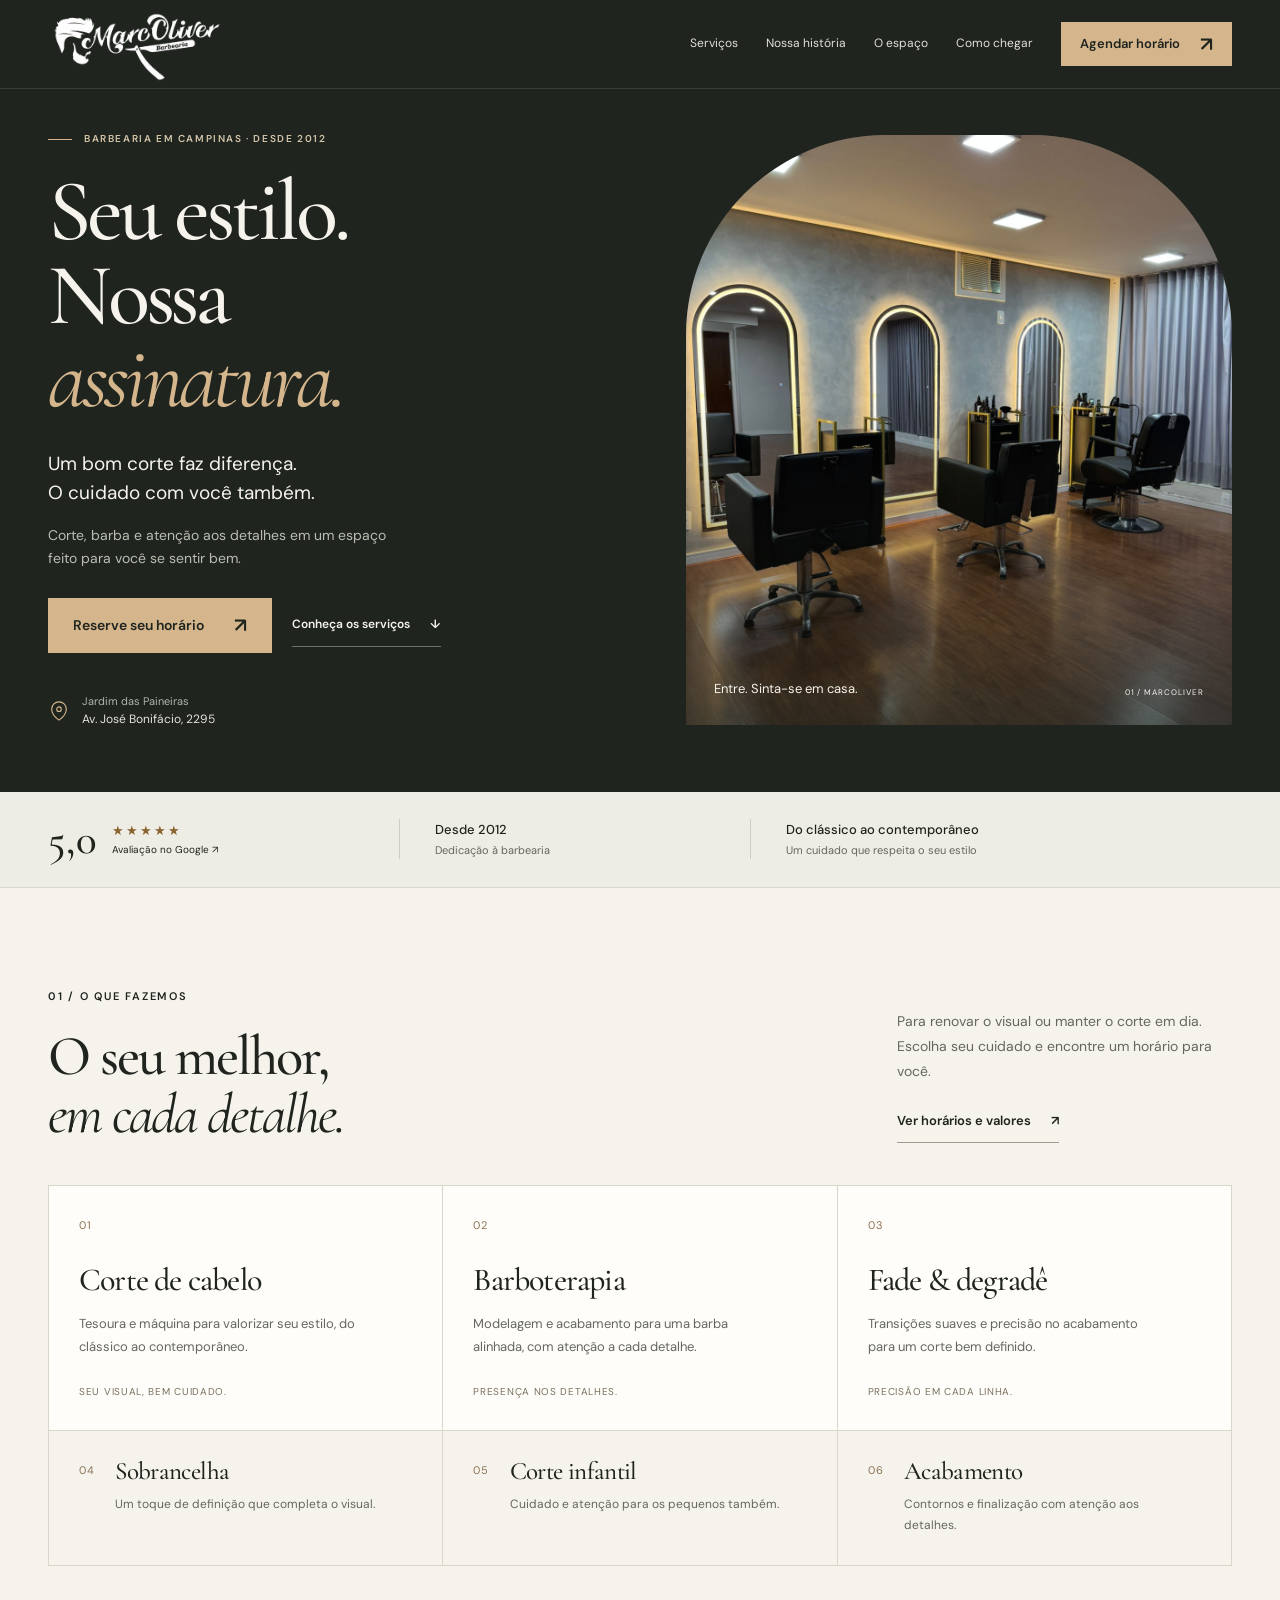
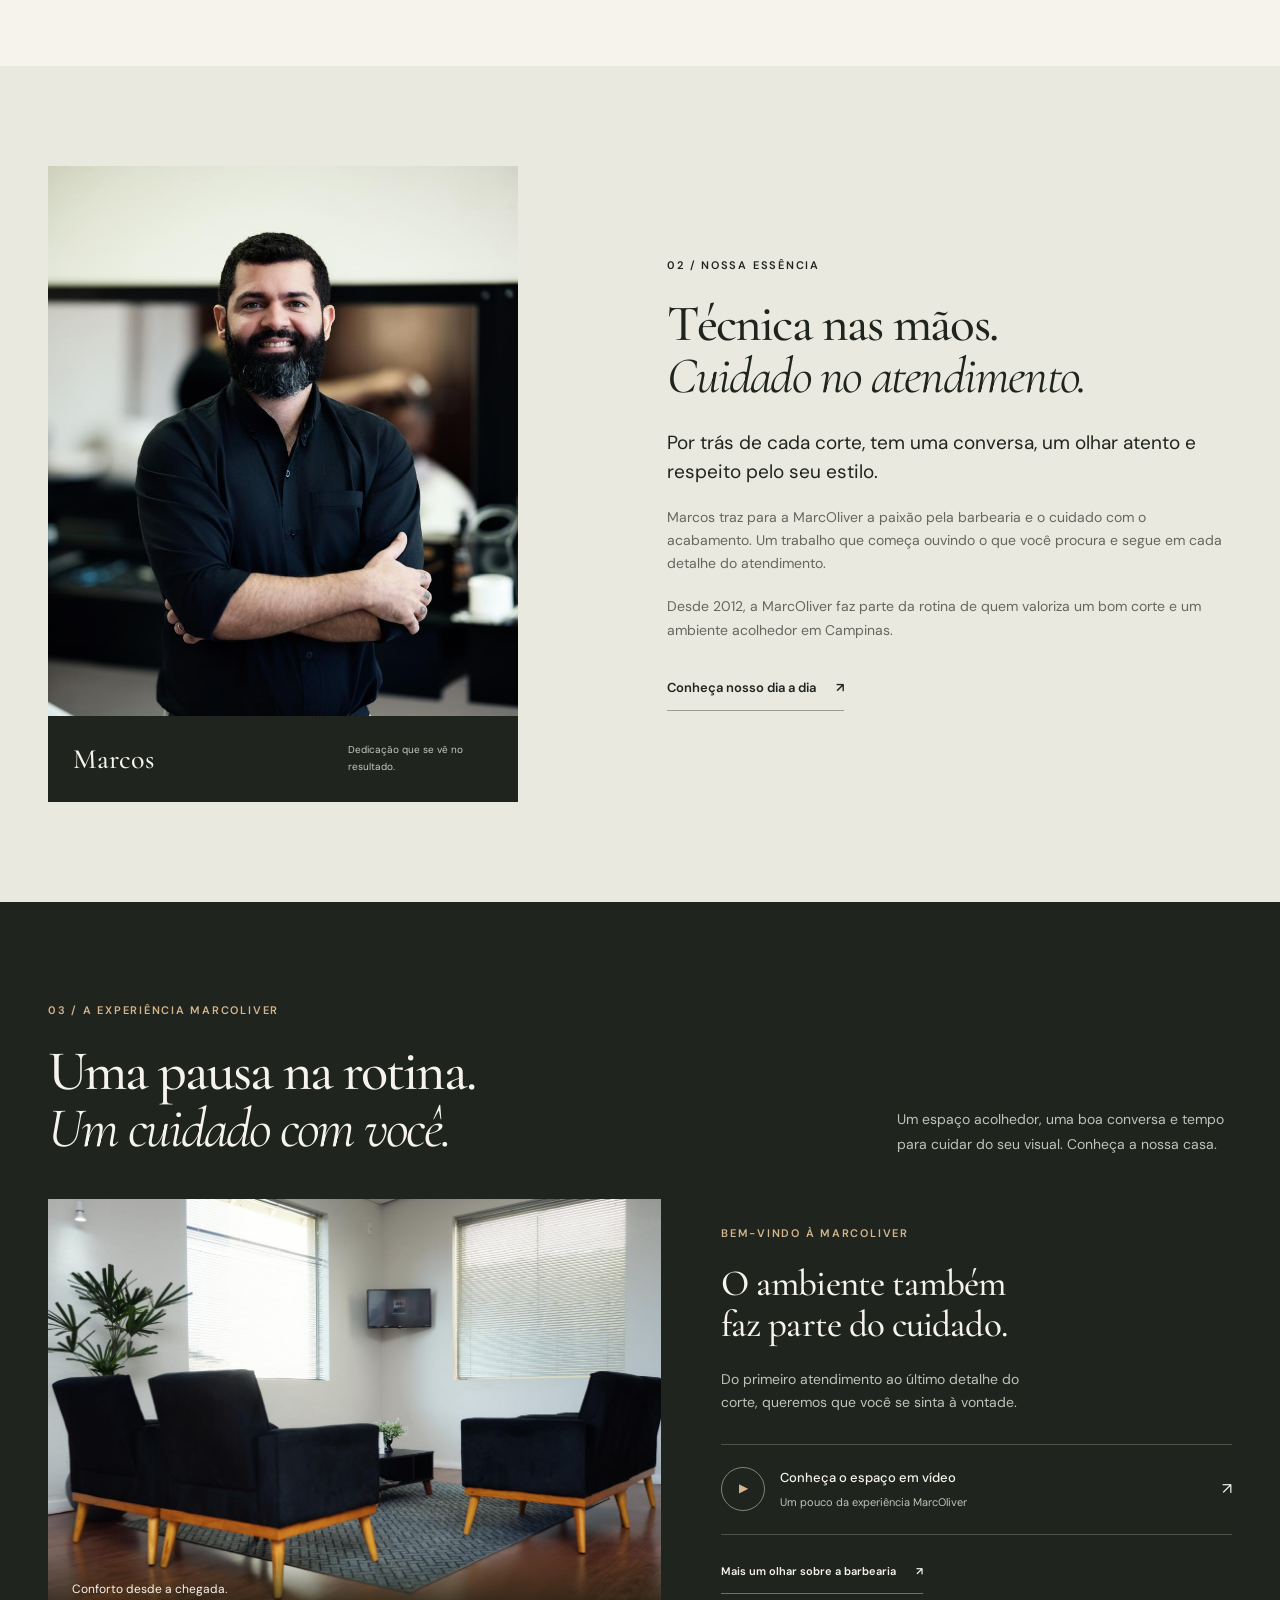
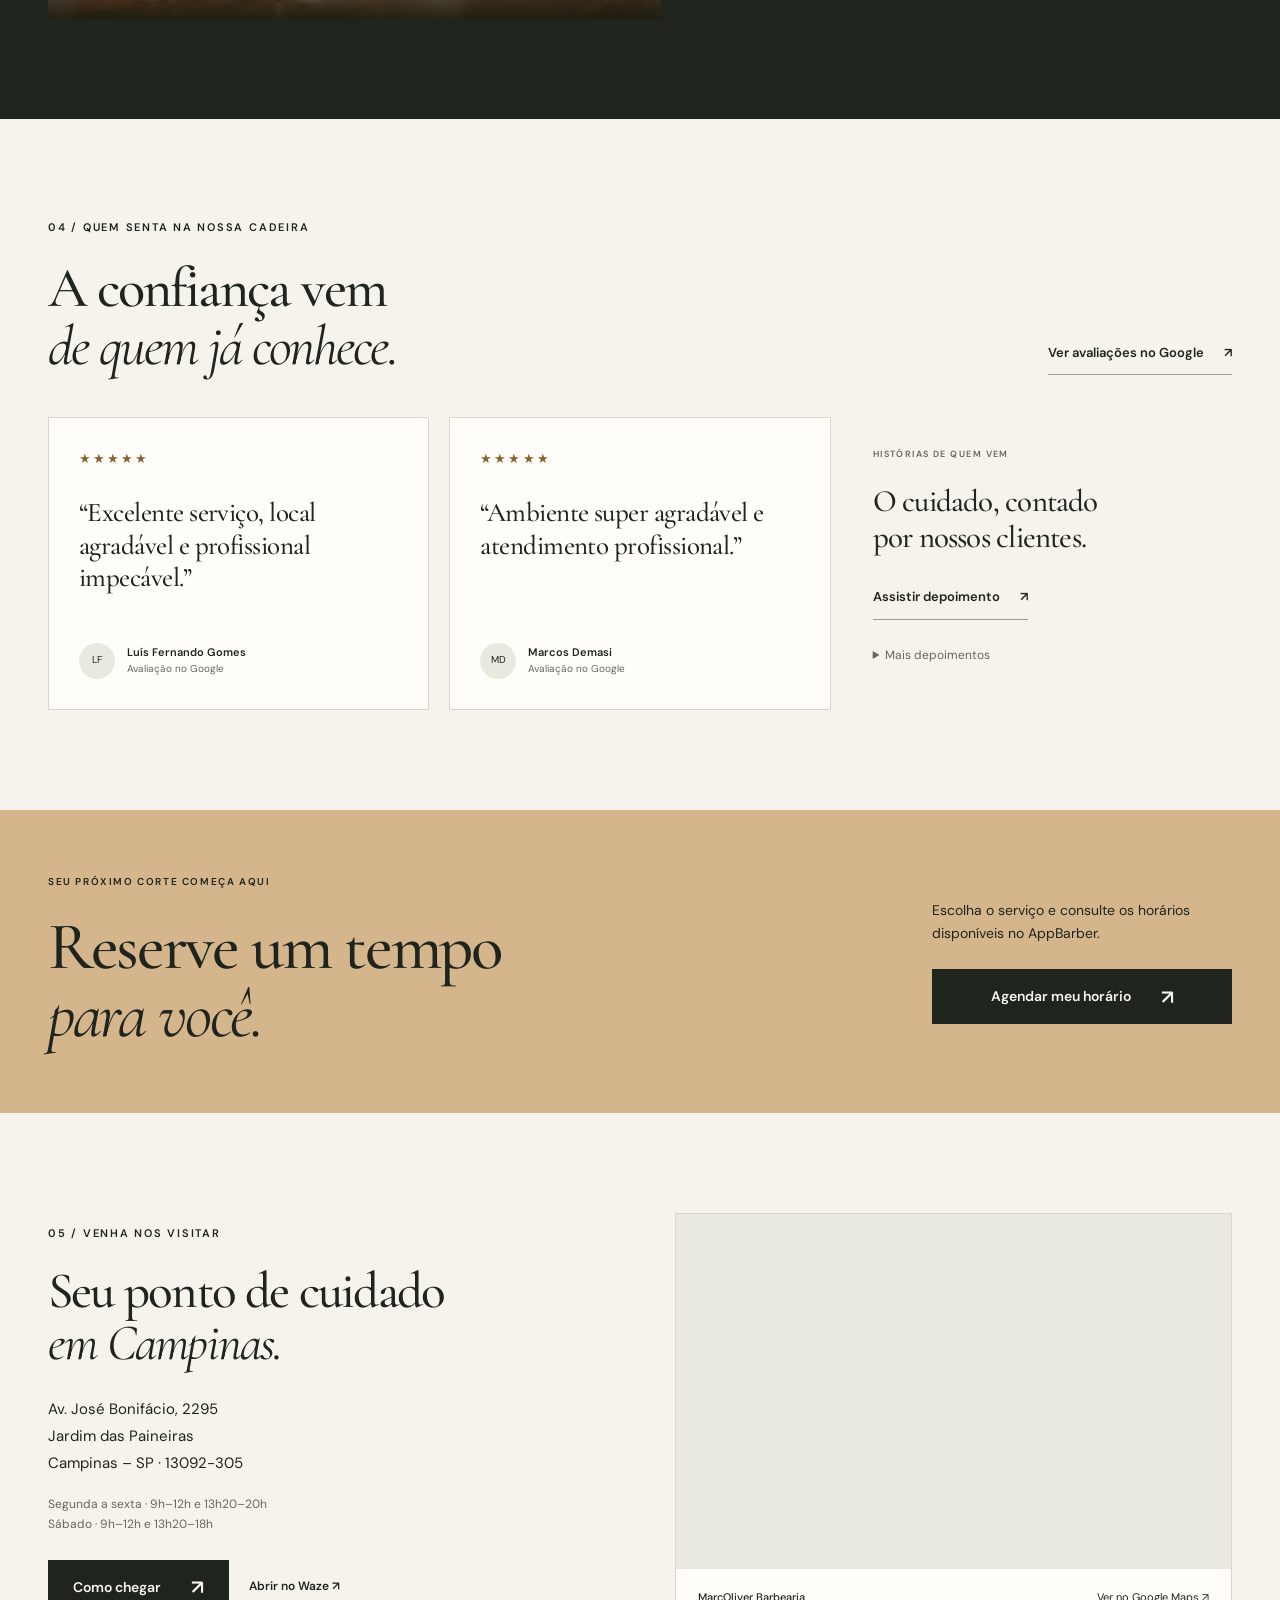
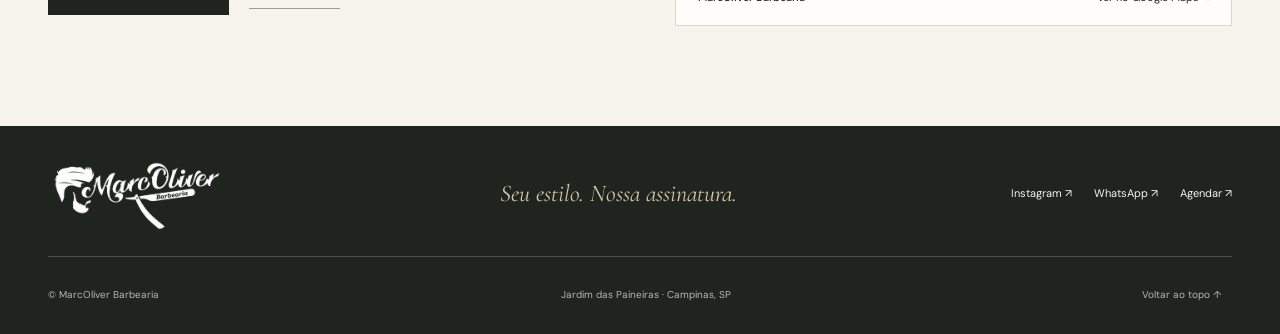
<file: index.html>
<!DOCTYPE html>
<html lang="pt-BR">
<head>
  <meta charset="UTF-8">
  <meta name="viewport" content="width=device-width, initial-scale=1">
  <meta name="description" content="Corte, barba e cuidado com cada detalhe. Conheça a MarcOliver Barbearia no Jardim das Paineiras, em Campinas, e reserve seu horário pelo AppBarber.">
  <meta name="theme-color" content="#20241f">
  <title>MarcOliver Barbearia — Seu estilo. Nossa assinatura.</title>
  <link rel="preconnect" href="https://fonts.googleapis.com">
  <link rel="preconnect" href="https://fonts.gstatic.com" crossorigin>
  <link href="https://fonts.googleapis.com/css2?family=Cormorant+Garamond:ital,wght@0,400;0,500;0,600;1,400;1,500&family=DM+Sans:wght@400;500;600;700&display=swap" rel="stylesheet">
  <link rel="stylesheet" href="styles.css">
  <script src="site.js" defer></script>
</head>
<body>
<a class="skip" href="#conteudo">Pular para o conteúdo</a>
<header class="header">
  <div class="container nav-row">
    <a class="brand" href="#inicio" aria-label="MarcOliver Barbearia — início"><img src="logo-marcoliver-transparent.png" alt="MarcOliver Barbearia" width="500" height="500"></a>
    <button class="menu-toggle" aria-expanded="false" aria-controls="menu">Menu <span aria-hidden="true">☰</span></button>
    <nav id="menu" aria-label="Navegação principal">
      <a href="#servicos">Serviços</a><a href="#sobre">Nossa história</a><a href="#experiencia">O espaço</a><a href="#localizacao">Como chegar</a>
      <a class="button button-small" href="https://sites.appbarber.com.br/marcoliverbarbe-b6za" target="_blank" rel="noopener">Agendar horário <span aria-hidden="true">↗</span></a>
    </nav>
  </div>
</header>
<main id="conteudo">
  <section class="hero" id="inicio" aria-labelledby="hero-title">
    <div class="container hero-grid">
      <div class="hero-copy">
        <p class="eyebrow"><span class="short-line" aria-hidden="true"></span> Barbearia em Campinas · Desde 2012</p>
        <h1 id="hero-title">Seu estilo.<br>Nossa <em>assinatura.</em></h1>
        <p class="hero-description">Um bom corte faz diferença.<br>O cuidado com você também.</p>
        <p class="hero-detail">Corte, barba e atenção aos detalhes em um espaço feito para você se sentir bem.</p>
        <div class="actions"><a class="button" href="https://sites.appbarber.com.br/marcoliverbarbe-b6za" target="_blank" rel="noopener">Reserve seu horário <span aria-hidden="true">↗</span></a><a class="text-link light" href="#servicos">Conheça os serviços <span aria-hidden="true">↓</span></a></div>
        <div class="hero-address"><svg viewBox="0 0 24 24" aria-hidden="true"><path d="M20 10c0 6-8 12-8 12S4 16 4 10a8 8 0 1 1 16 0Z"/><circle cx="12" cy="10" r="2.5"/></svg><span>Jardim das Paineiras<br><strong>Av. José Bonifácio, 2295</strong></span></div>
      </div>
      <figure class="hero-photo"><img src="img-ambiente-1.jpeg" alt="Cadeiras de barbeiro e espelhos iluminados no espaço MarcOliver" width="1200" height="1600" fetchpriority="high"><figcaption><span>Entre. Sinta-se em casa.</span><span aria-hidden="true">01 / MARCOLIVER</span></figcaption></figure>
    </div>
  </section>
  <div class="trust-strip"><div class="container trust-grid"><a href="https://www.google.com/maps?cid=17159188834284872755" target="_blank" rel="noopener" class="rating"><strong>5,0</strong><span><span class="stars" aria-label="5 estrelas">★★★★★</span><span>Avaliação no Google <span aria-hidden="true">↗</span></span></span></a><p><strong>Desde 2012</strong><span>Dedicação à barbearia</span></p><p><strong>Do clássico ao contemporâneo</strong><span>Um cuidado que respeita o seu estilo</span></p></div></div>
  <section class="section services" id="servicos" aria-labelledby="services-title"><div class="container">
    <div class="section-heading"><div><p class="eyebrow">01 / O que fazemos</p><h2 id="services-title">O seu melhor,<br><em>em cada detalhe.</em></h2></div><div class="heading-aside"><p>Para renovar o visual ou manter o corte em dia. Escolha seu cuidado e encontre um horário para você.</p><a class="text-link" href="https://sites.appbarber.com.br/marcoliverbarbe-b6za" target="_blank" rel="noopener">Ver horários e valores <span aria-hidden="true">↗</span></a></div></div>
    <div class="service-grid">
      <article class="service"><span class="service-number">01</span><h3>Corte de cabelo</h3><p>Tesoura e máquina para valorizar seu estilo, do clássico ao contemporâneo.</p><span class="service-note">Seu visual, bem cuidado.</span></article>
      <article class="service"><span class="service-number">02</span><h3>Barboterapia</h3><p>Modelagem e acabamento para uma barba alinhada, com atenção a cada detalhe.</p><span class="service-note">Presença nos detalhes.</span></article>
      <article class="service"><span class="service-number">03</span><h3>Fade & degradê</h3><p>Transições suaves e precisão no acabamento para um corte bem definido.</p><span class="service-note">Precisão em cada linha.</span></article>
      <article class="service compact"><span class="service-number">04</span><div><h3>Sobrancelha</h3><p>Um toque de definição que completa o visual.</p></div></article>
      <article class="service compact"><span class="service-number">05</span><div><h3>Corte infantil</h3><p>Cuidado e atenção para os pequenos também.</p></div></article>
      <article class="service compact"><span class="service-number">06</span><div><h3>Acabamento</h3><p>Contornos e finalização com atenção aos detalhes.</p></div></article>
    </div>
  </div></section>
  <section class="section about" id="sobre" aria-labelledby="about-title"><div class="container about-grid">
    <figure class="portrait"><img src="img-marcos-principal.jpeg" alt="Marcos, barbeiro da MarcOliver" width="853" height="1280" loading="lazy"><figcaption><strong>Marcos</strong><span>Dedicação que se vê no resultado.</span></figcaption></figure>
    <div class="about-copy"><p class="eyebrow">02 / Nossa essência</p><h2 id="about-title">Técnica nas mãos.<br><em>Cuidado no atendimento.</em></h2><p class="lead">Por trás de cada corte, tem uma conversa, um olhar atento e respeito pelo seu estilo.</p><p>Marcos traz para a MarcOliver a paixão pela barbearia e o cuidado com o acabamento. Um trabalho que começa ouvindo o que você procura e segue em cada detalhe do atendimento.</p><p>Desde 2012, a MarcOliver faz parte da rotina de quem valoriza um bom corte e um ambiente acolhedor em Campinas.</p><a class="text-link" href="https://www.instagram.com/marcoliverbarbearia/" target="_blank" rel="noopener">Conheça nosso dia a dia <span aria-hidden="true">↗</span></a></div>
  </div></section>
  <section class="section experience" id="experiencia" aria-labelledby="experience-title"><div class="container">
    <div class="section-heading"><div><p class="eyebrow">03 / A experiência MarcOliver</p><h2 id="experience-title">Uma pausa na rotina.<br><em>Um cuidado com você.</em></h2></div><p class="heading-aside">Um espaço acolhedor, uma boa conversa e tempo para cuidar do seu visual. Conheça a nossa casa.</p></div>
    <div class="space-grid"><figure class="space-photo"><img src="img-ambiente-2.jpeg" alt="Sala de espera da MarcOliver, com poltronas e decoração acolhedora" width="1200" height="1600" loading="lazy"><figcaption>Conforto desde a chegada.</figcaption></figure><div class="space-side"><div class="space-detail"><span class="eyebrow">Bem-vindo à MarcOliver</span><h3>O ambiente também<br>faz parte do cuidado.</h3><p>Do primeiro atendimento ao último detalhe do corte, queremos que você se sinta à vontade.</p></div><a class="video-link" href="https://drive.google.com/file/d/1PhhASa3HLAQT9Hr7OYkXIHBbaVyF_hUh/preview" target="_blank" rel="noopener"><span class="play" aria-hidden="true">▶</span><span><strong>Conheça o espaço em vídeo</strong><small>Um pouco da experiência MarcOliver</small></span><span aria-hidden="true">↗</span></a><a class="text-link light" href="https://drive.google.com/file/d/1pDdfKKDB1JuaqojH9U_neMQ35EH6_Vp4/preview" target="_blank" rel="noopener">Mais um olhar sobre a barbearia <span aria-hidden="true">↗</span></a></div></div>
  </div></section>
  <section class="section reviews" id="depoimentos" aria-labelledby="reviews-title"><div class="container">
    <div class="section-heading"><div><p class="eyebrow">04 / Quem senta na nossa cadeira</p><h2 id="reviews-title">A confiança vem<br><em>de quem já conhece.</em></h2></div><a class="text-link" href="https://www.google.com/maps?cid=17159188834284872755" target="_blank" rel="noopener">Ver avaliações no Google <span aria-hidden="true">↗</span></a></div>
    <div class="review-grid"><figure class="review"><span class="stars" aria-label="5 estrelas">★★★★★</span><blockquote>“Excelente serviço, local agradável e profissional impecável.”</blockquote><figcaption><span class="avatar" aria-hidden="true">LF</span><span><strong>Luís Fernando Gomes</strong><small>Avaliação no Google</small></span></figcaption></figure><figure class="review"><span class="stars" aria-label="5 estrelas">★★★★★</span><blockquote>“Ambiente super agradável e atendimento profissional.”</blockquote><figcaption><span class="avatar" aria-hidden="true">MD</span><span><strong>Marcos Demasi</strong><small>Avaliação no Google</small></span></figcaption></figure><div class="video-review"><p class="eyebrow">Histórias de quem vem</p><h3>O cuidado, contado<br>por nossos clientes.</h3><a class="text-link" href="https://drive.google.com/file/d/1U6ThmqHUVSETGC7OY1aHv7lkg16IEP3z/preview" target="_blank" rel="noopener">Assistir depoimento <span aria-hidden="true">↗</span></a><details><summary>Mais depoimentos</summary><div class="more-reviews"><a href="https://drive.google.com/file/d/1cUwY4xXCNfbloB3gScHZimCLjt1s32wi/preview" target="_blank" rel="noopener">Depoimento 2 ↗</a><a href="https://drive.google.com/file/d/1ZOnz_o-RLSwCqHNPqrjhwuHst4xcZLFg/preview" target="_blank" rel="noopener">Depoimento 3 ↗</a><a href="https://drive.google.com/file/d/1In9nQDGanTtJjTKPz07gUlgSLA0lQKj0/preview" target="_blank" rel="noopener">Depoimento 4 ↗</a></div></details></div></div>
  </div></section>
  <section class="booking" id="agendar" aria-labelledby="booking-title"><div class="container booking-inner"><div><p class="eyebrow">Seu próximo corte começa aqui</p><h2 id="booking-title">Reserve um tempo<br><em>para você.</em></h2></div><div class="booking-action"><p>Escolha o serviço e consulte os horários disponíveis no AppBarber.</p><a class="button button-dark" href="https://sites.appbarber.com.br/marcoliverbarbe-b6za" target="_blank" rel="noopener">Agendar meu horário <span aria-hidden="true">↗</span></a></div></div></section>
  <section class="section location" id="localizacao" aria-labelledby="location-title"><div class="container location-grid"><div><p class="eyebrow">05 / Venha nos visitar</p><h2 id="location-title">Seu ponto de cuidado<br><em>em Campinas.</em></h2><address>Av. José Bonifácio, 2295<br>Jardim das Paineiras<br>Campinas – SP · 13092-305</address><p class="location-note">Segunda a sexta · 9h–12h e 13h20–20h<br>Sábado · 9h–12h e 13h20–18h</p><div class="actions"><a class="button button-dark" href="https://www.google.com/maps/dir/?api=1&destination=-22.8964767,-47.0294576" target="_blank" rel="noopener">Como chegar <span aria-hidden="true">↗</span></a><a class="text-link" href="https://waze.com/ul?ll=-22.8964767%2C-47.0294576&navigate=yes" target="_blank" rel="noopener">Abrir no Waze ↗</a></div></div><div class="map-panel"><iframe src="https://www.openstreetmap.org/export/embed.html?bbox=-47.0370%2C-22.9020%2C-47.0210%2C-22.8910&amp;layer=mapnik&amp;marker=-22.8964767%2C-47.0294576" title="Localização da MarcOliver no Jardim das Paineiras, Campinas" loading="lazy"></iframe><a href="https://www.google.com/maps?cid=17159188834284872755" target="_blank" rel="noopener"><strong>MarcOliver Barbearia</strong><span>Ver no Google Maps ↗</span></a></div></div></section>
</main>
<footer><div class="container"><div class="footer-main"><a class="brand" href="#inicio" aria-label="MarcOliver — voltar ao início"><img src="logo-marcoliver-transparent.png" alt="MarcOliver Barbearia" width="500" height="500" loading="lazy"></a><p>Seu estilo. Nossa assinatura.</p><div class="footer-links"><a href="https://www.instagram.com/marcoliverbarbearia/" target="_blank" rel="noopener">Instagram ↗</a><a href="https://wa.me/5519987315596" target="_blank" rel="noopener">WhatsApp ↗</a><a href="https://sites.appbarber.com.br/marcoliverbarbe-b6za" target="_blank" rel="noopener">Agendar ↗</a></div></div><div class="footer-bottom"><span>© MarcOliver Barbearia</span><span>Jardim das Paineiras · Campinas, SP</span><a href="#inicio">Voltar ao topo ↑</a></div></div></footer>
<div class="mobile-booking"><span>Seu próximo corte.</span><a class="button button-small" href="https://sites.appbarber.com.br/marcoliverbarbe-b6za" target="_blank" rel="noopener">Agendar horário ↗</a></div>
</body>
</html>
</file>
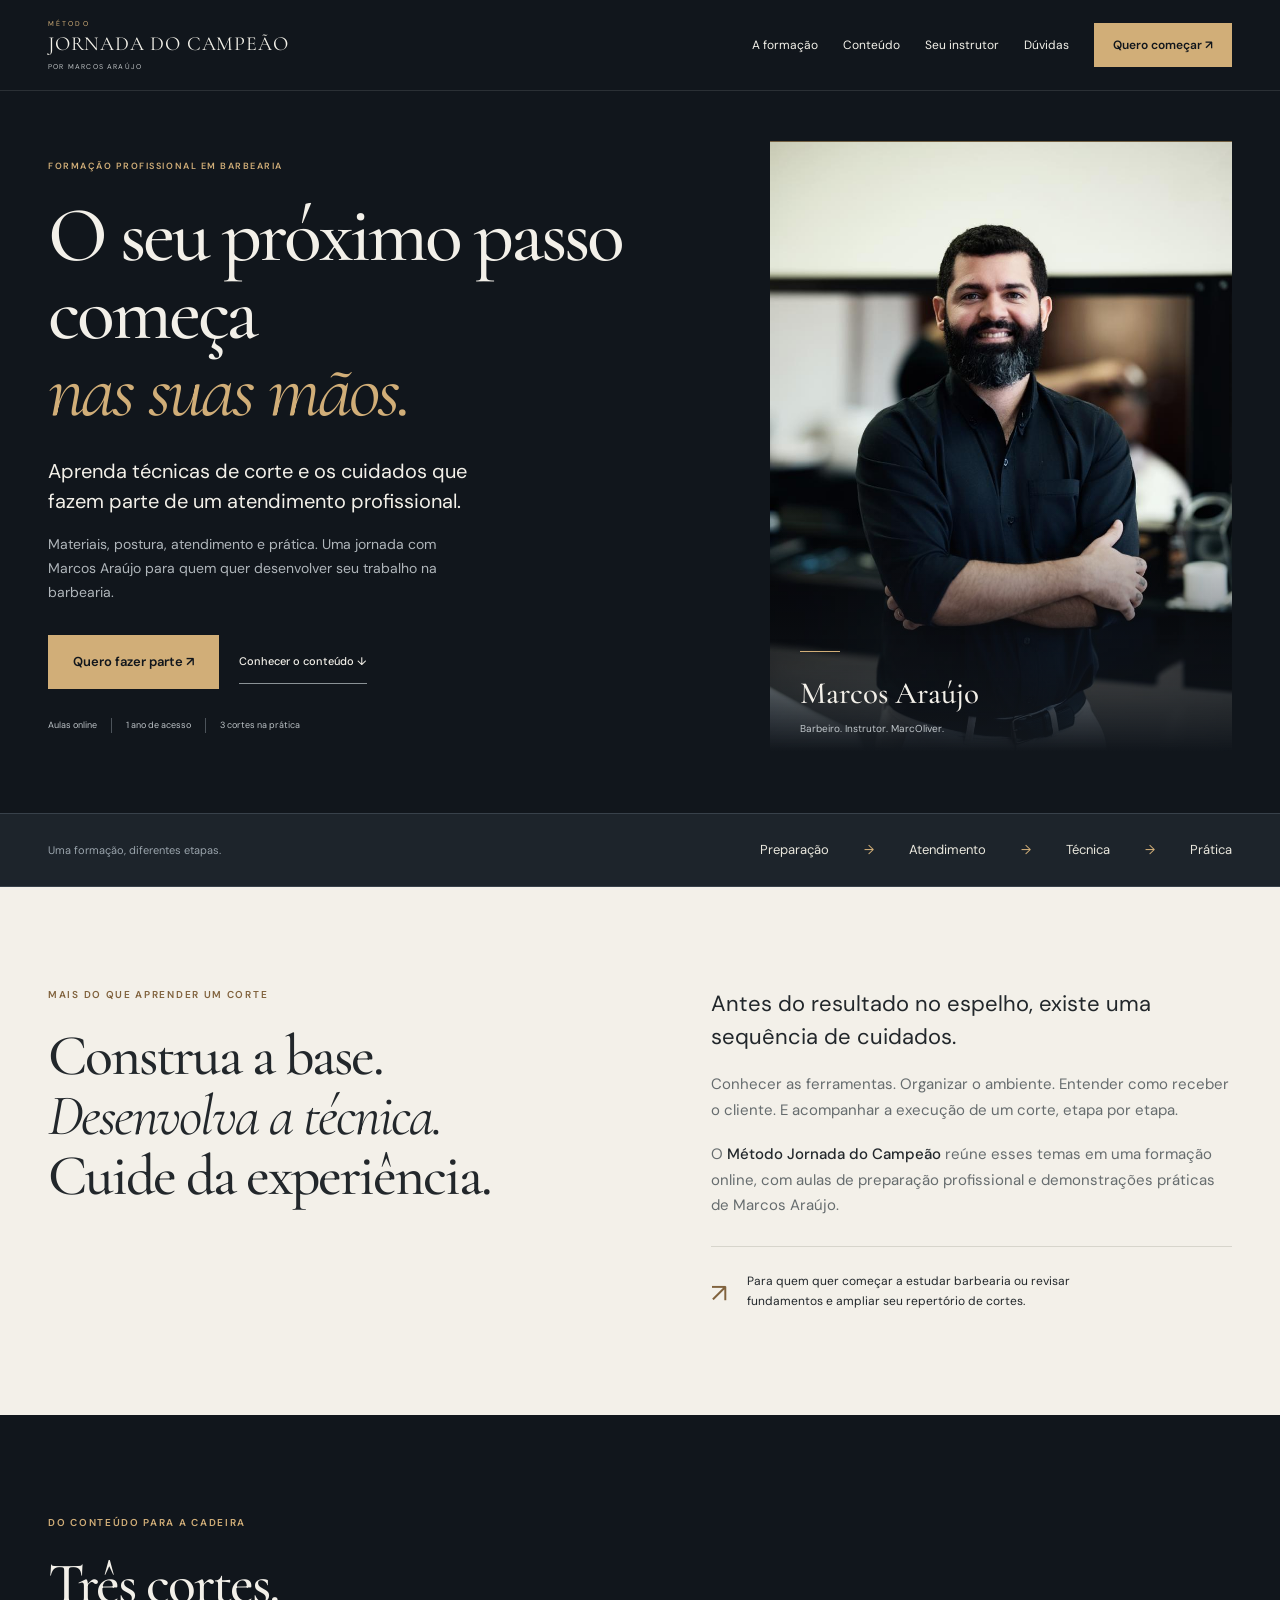
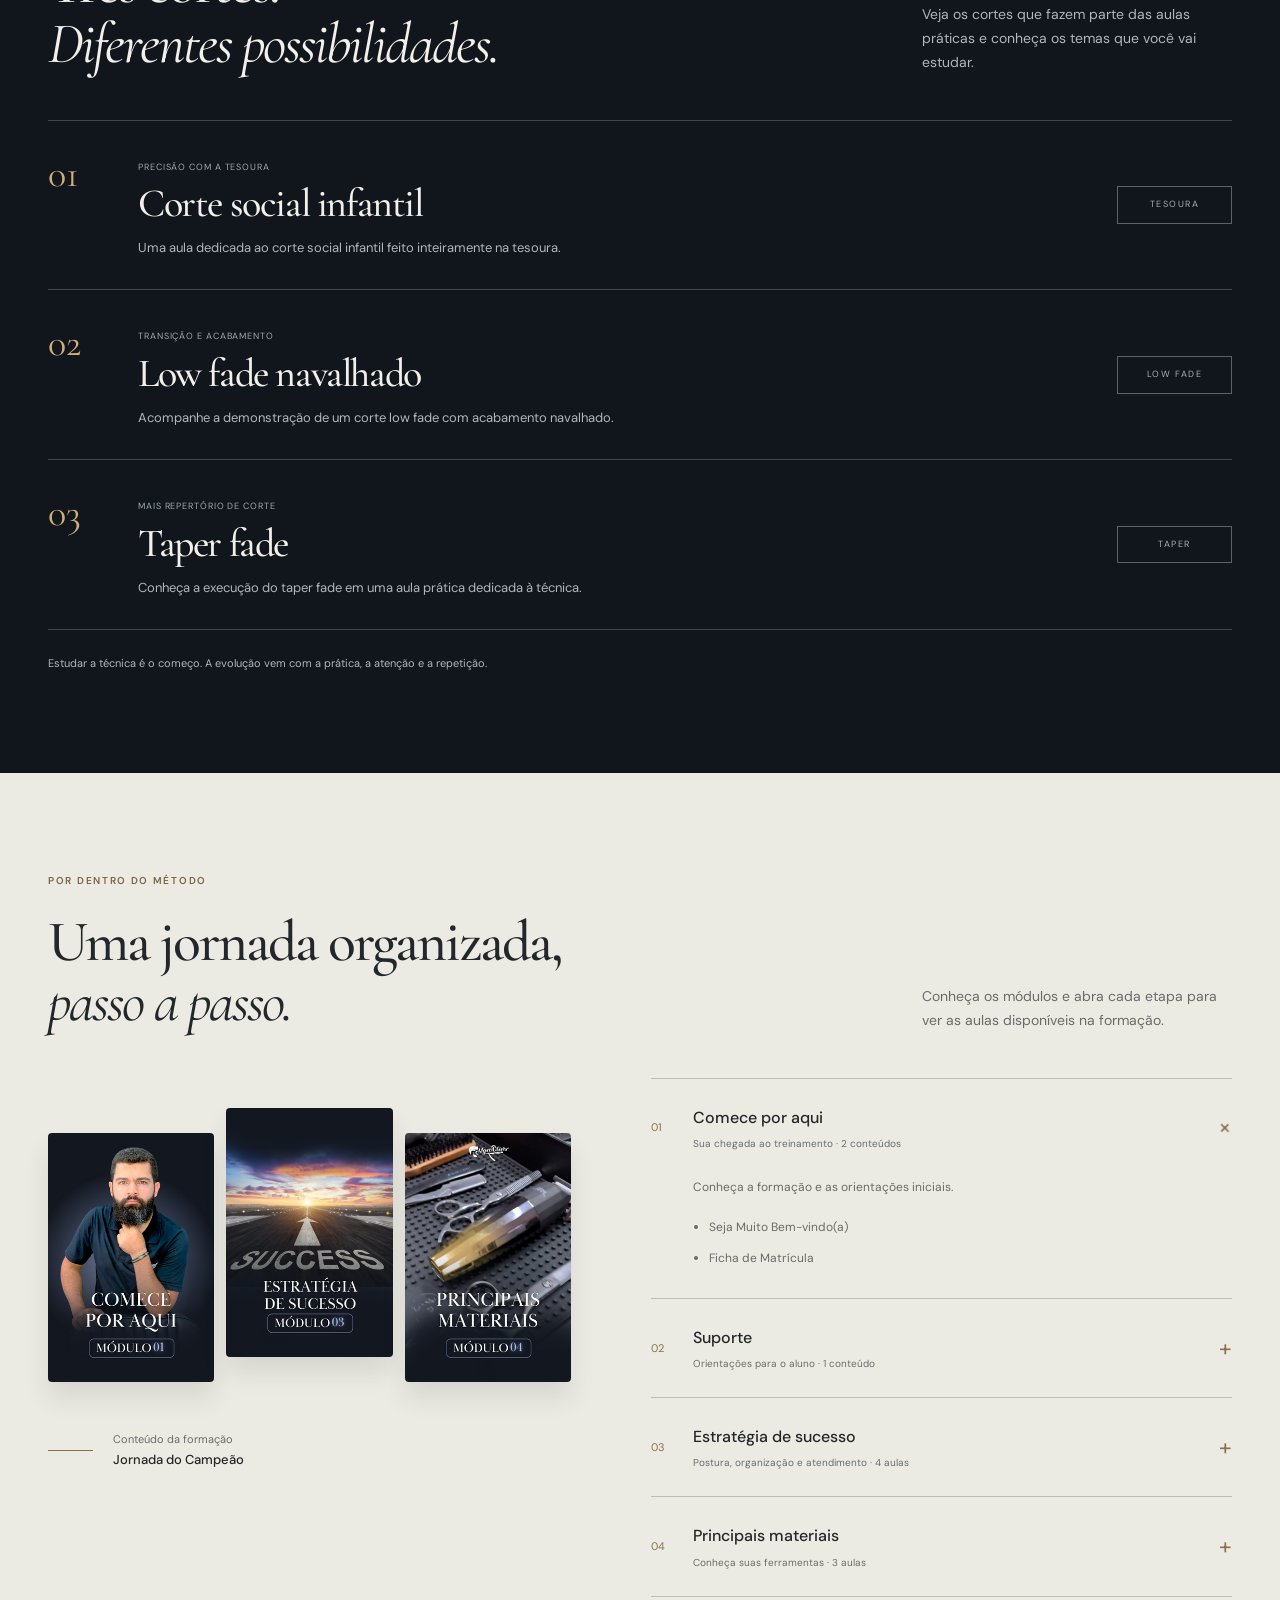
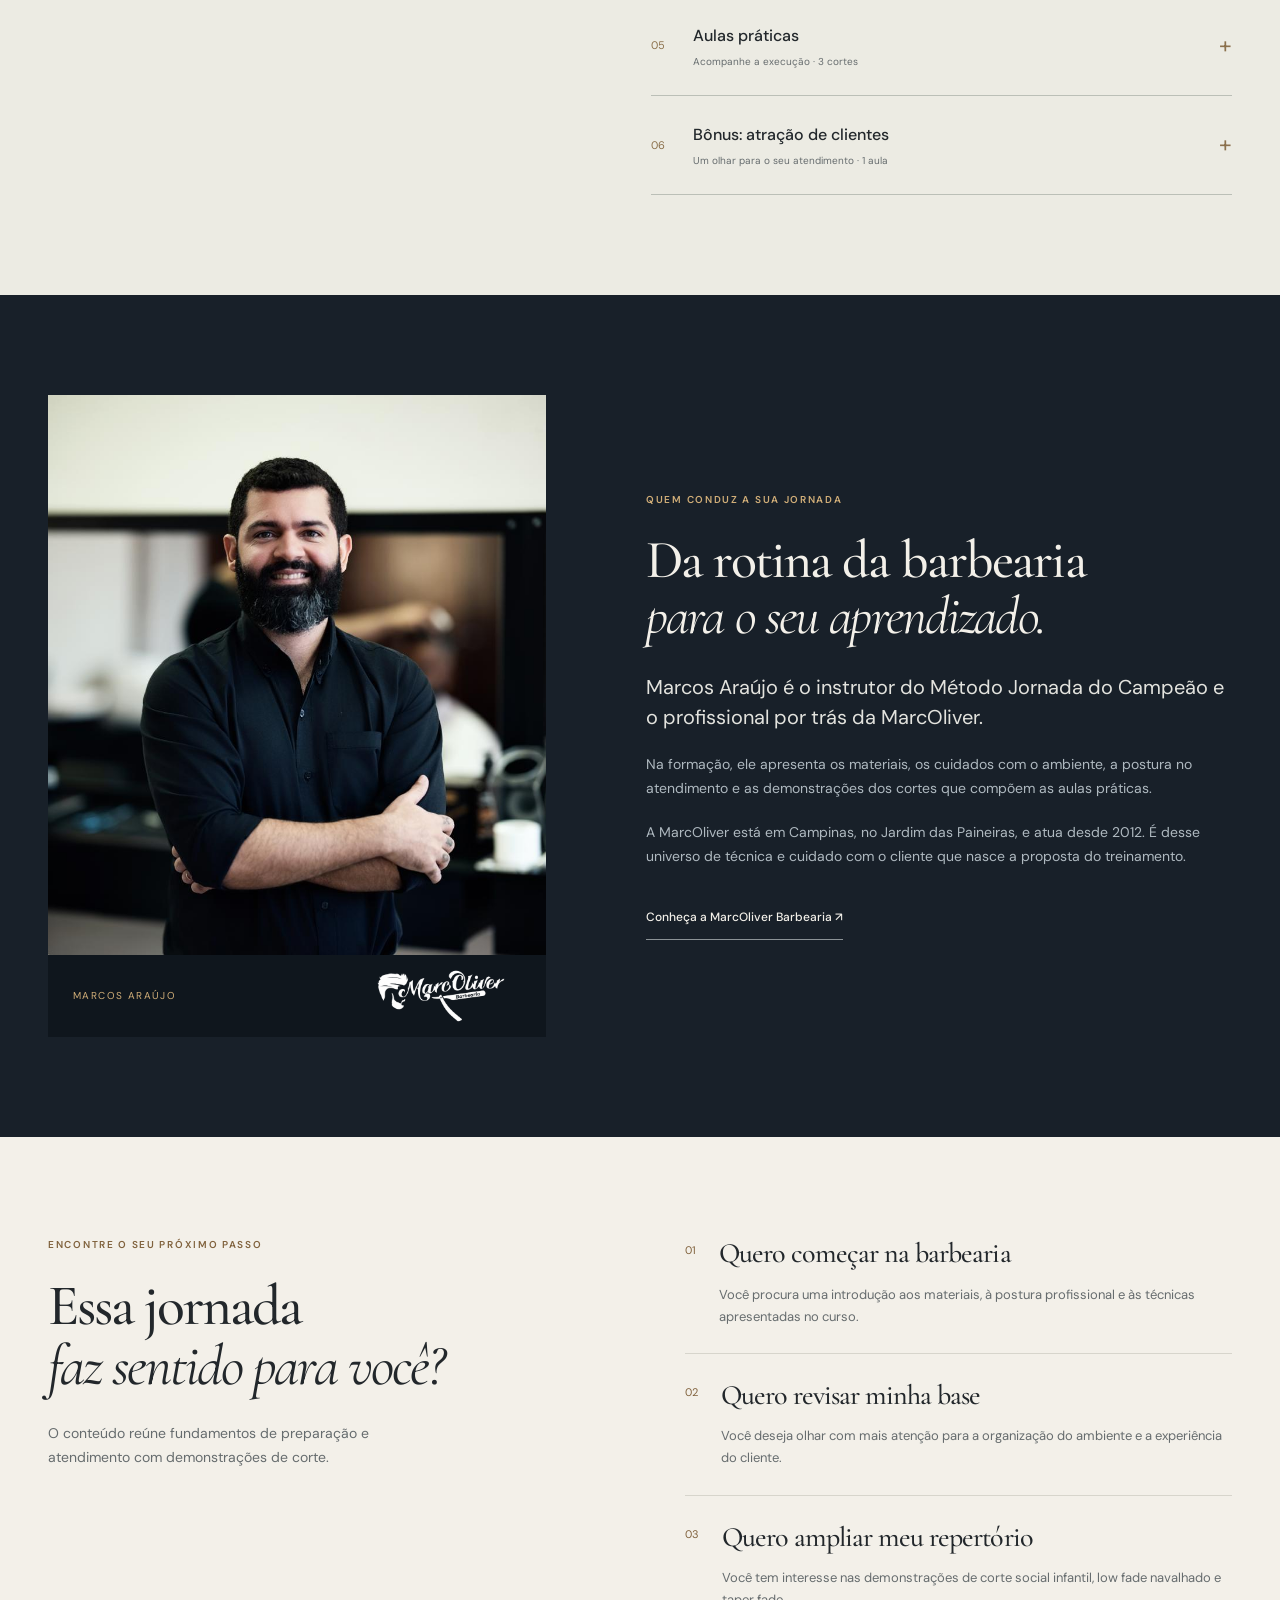
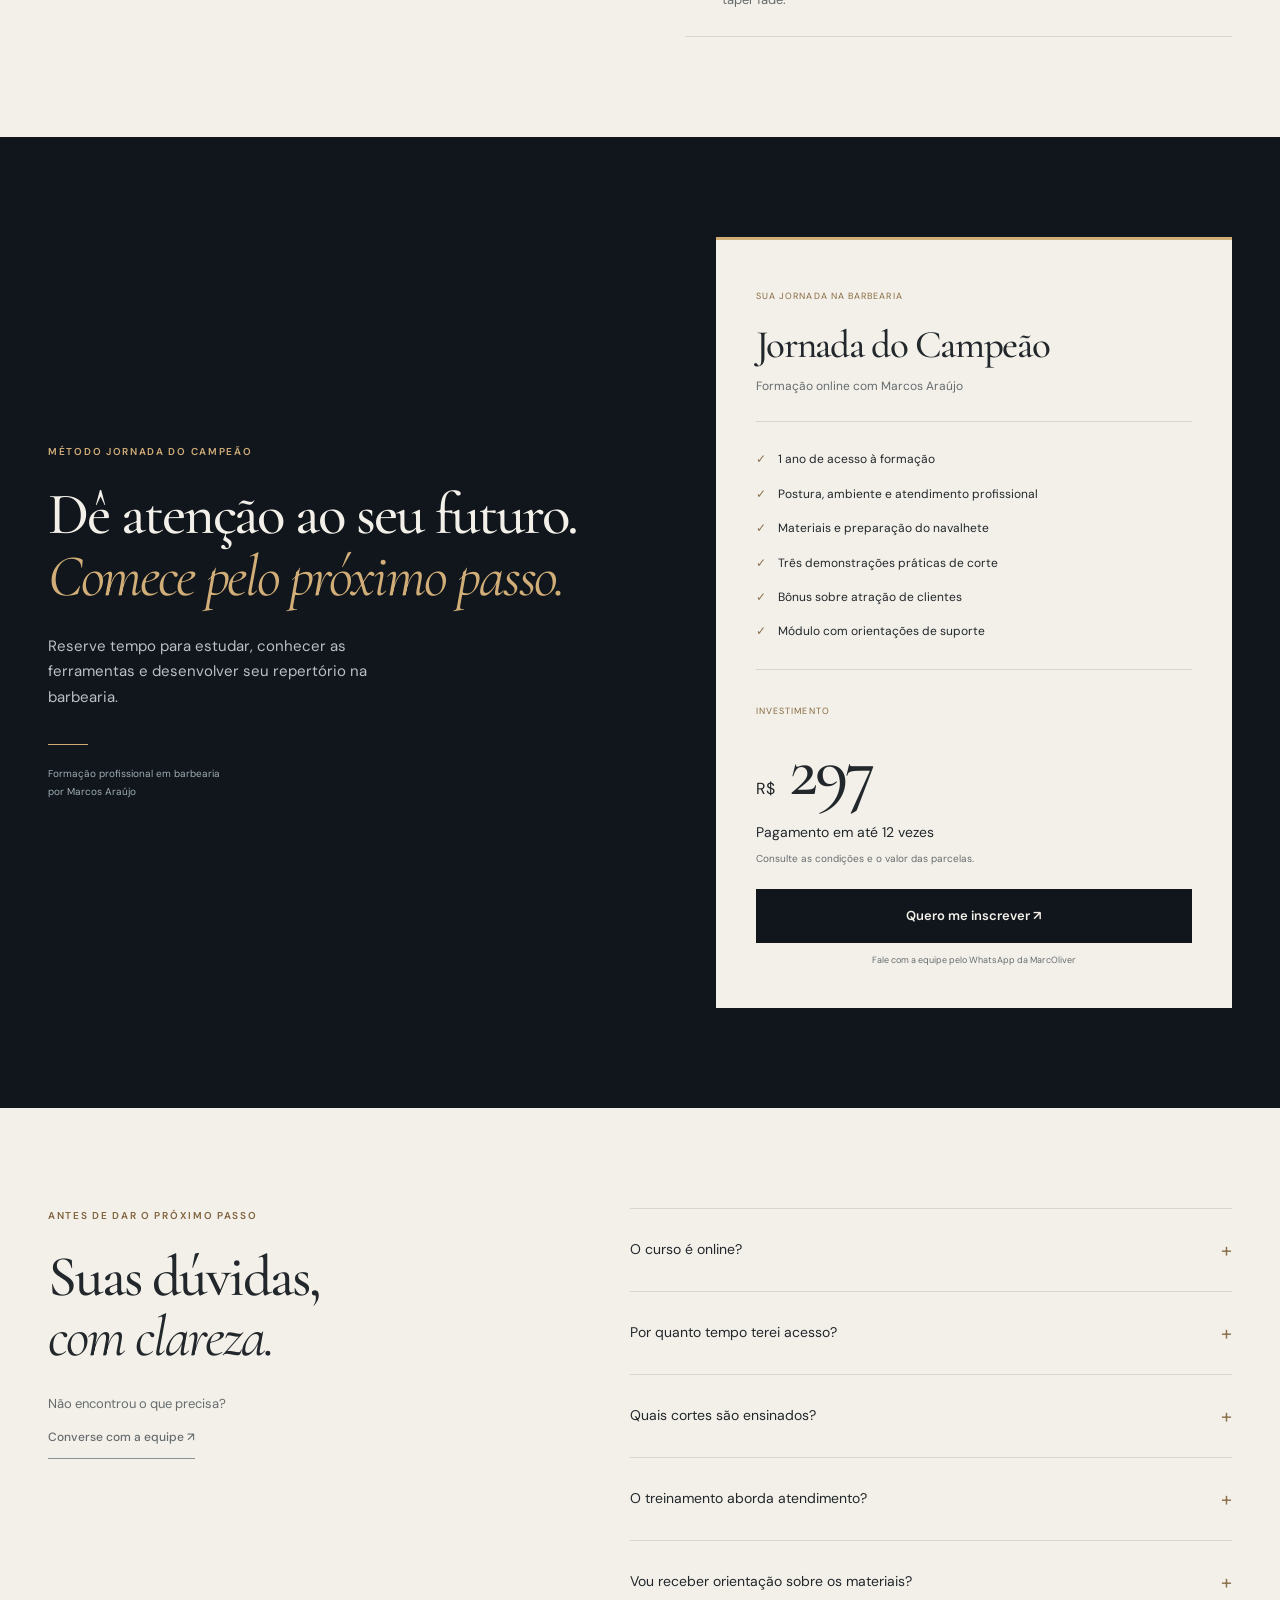
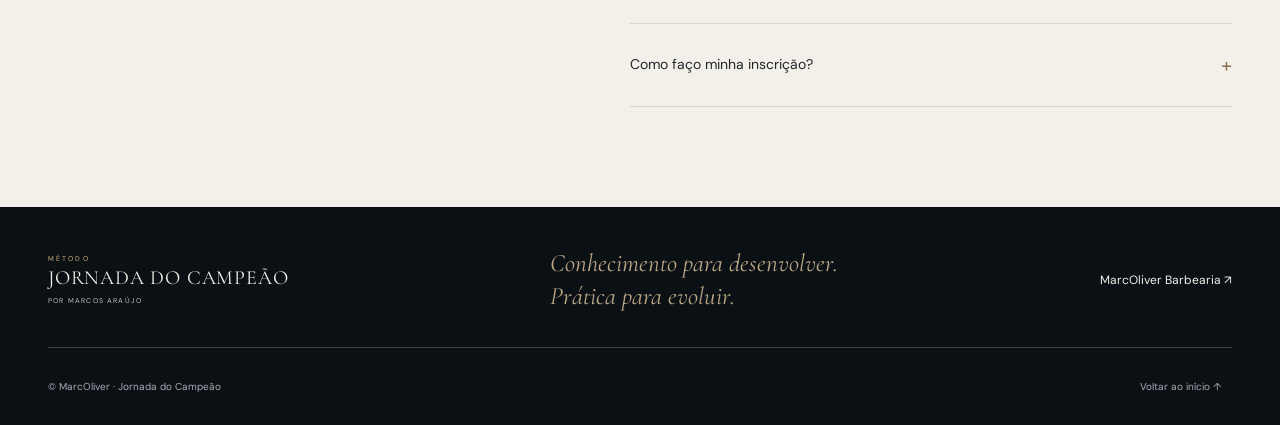
<file: jornada-do-campeao/index.html>
<!doctype html>
<html lang="pt-BR"><head><meta charset="utf-8"><meta name="viewport" content="width=device-width,initial-scale=1"><meta name="theme-color" content="#11161c"><meta name="robots" content="noindex,nofollow"><title>Jornada do Campeão — Formação em Barbearia</title><meta name="description" content="Materiais, atendimento e aulas práticas de corte com Marcos Araújo. Conheça o Método Jornada do Campeão."><link rel="preconnect" href="https://fonts.googleapis.com"><link rel="preconnect" href="https://fonts.gstatic.com" crossorigin><link href="https://fonts.googleapis.com/css2?family=Cormorant+Garamond:ital,wght@0,400;0,500;0,600;1,400;1,500&family=DM+Sans:wght@400;500;600;700&display=swap" rel="stylesheet"><link rel="stylesheet" href="/jornada-do-campeao/curso.css"><script src="/jornada-do-campeao/curso.js" defer></script></head>
<body><a class="skip" href="#conteudo">Pular para o conteúdo</a>
<header class="header"><div class="wrap header-inner"><a class="wordmark" href="#inicio" aria-label="Jornada do Campeão — início"><span>MÉTODO</span>JORNADA DO CAMPEÃO<span class="signature">POR MARCOS ARAÚJO</span></a><button class="menu-toggle" aria-expanded="false" aria-controls="menu">Menu ☰</button><nav id="menu" aria-label="Navegação principal"><a href="#aprendizado">A formação</a><a href="#programa">Conteúdo</a><a href="#instrutor">Seu instrutor</a><a href="#duvidas">Dúvidas</a><a class="button small" href="#inscricao">Quero começar ↗</a></nav></div></header>
<main id="conteudo"><section class="hero" id="inicio" aria-labelledby="hero-title"><div class="wrap hero-grid"><div class="hero-copy"><p class="eyebrow">Formação profissional em barbearia</p><h1 id="hero-title">O seu próximo passo<br>começa <em>nas suas mãos.</em></h1><p class="hero-intro">Aprenda técnicas de corte e os cuidados que fazem parte de um atendimento profissional.</p><p class="hero-description">Materiais, postura, atendimento e prática. Uma jornada com Marcos Araújo para quem quer desenvolver seu trabalho na barbearia.</p><div class="actions"><a class="button" href="#inscricao">Quero fazer parte ↗</a><a class="text-link" href="#programa">Conhecer o conteúdo ↓</a></div><div class="hero-facts"><span>Aulas online</span><span>1 ano de acesso</span><span>3 cortes na prática</span></div></div><figure class="hero-portrait"><img src="/jornada-do-campeao/assets/marcos.jpeg" width="853" height="1280" alt="Marcos Araújo, instrutor do Método Jornada do Campeão" fetchpriority="high"><figcaption><span class="portrait-line"></span><strong>Marcos Araújo</strong><span>Barbeiro. Instrutor. MarcOliver.</span></figcaption></figure></div></section>
<div class="path-strip"><div class="wrap"><span>Uma formação, diferentes etapas.</span><p><span>Preparação</span><i>→</i><span>Atendimento</span><i>→</i><span>Técnica</span><i>→</i><span>Prática</span></p></div></div>
<section class="section introduction" id="aprendizado"><div class="wrap intro-grid"><div><p class="eyebrow dark">Mais do que aprender um corte</p><h2>Construa a base.<br><em>Desenvolva a técnica.</em><br>Cuide da experiência.</h2></div><div class="intro-copy"><p class="lead">Antes do resultado no espelho, existe uma sequência de cuidados.</p><p>Conhecer as ferramentas. Organizar o ambiente. Entender como receber o cliente. E acompanhar a execução de um corte, etapa por etapa.</p><p>O <strong>Método Jornada do Campeão</strong> reúne esses temas em uma formação online, com aulas de preparação profissional e demonstrações práticas de Marcos Araújo.</p><div class="intro-note"><span>↗</span><p>Para quem quer começar a estudar barbearia ou revisar fundamentos e ampliar seu repertório de cortes.</p></div></div></div></section>
<section class="section techniques"><div class="wrap"><div class="section-heading"><div><p class="eyebrow">Do conteúdo para a cadeira</p><h2>Três cortes.<br><em>Diferentes possibilidades.</em></h2></div><p>Veja os cortes que fazem parte das aulas práticas e conheça os temas que você vai estudar.</p></div><div class="technique-list"><article><span class="number">01</span><div><span class="label">Precisão com a tesoura</span><h3>Corte social infantil</h3><p>Uma aula dedicada ao corte social infantil feito inteiramente na tesoura.</p></div><span class="technique-mark">TESOURA</span></article><article><span class="number">02</span><div><span class="label">Transição e acabamento</span><h3>Low fade navalhado</h3><p>Acompanhe a demonstração de um corte low fade com acabamento navalhado.</p></div><span class="technique-mark">LOW FADE</span></article><article><span class="number">03</span><div><span class="label">Mais repertório de corte</span><h3>Taper fade</h3><p>Conheça a execução do taper fade em uma aula prática dedicada à técnica.</p></div><span class="technique-mark">TAPER</span></article></div><p class="practice-note">Estudar a técnica é o começo. A evolução vem com a prática, a atenção e a repetição.</p></div></section>
<section class="section curriculum" id="programa"><div class="wrap"><div class="section-heading"><div><p class="eyebrow dark">Por dentro do método</p><h2>Uma jornada organizada,<br><em>passo a passo.</em></h2></div><p>Conheça os módulos e abra cada etapa para ver as aulas disponíveis na formação.</p></div><div class="curriculum-grid"><div class="curriculum-gallery"><img src="/jornada-do-campeao/assets/modulo-comeco.png" alt="Capa oficial do módulo Comece Por Aqui" width="320" height="480" loading="lazy"><img src="/jornada-do-campeao/assets/modulo-estrategia.png" alt="Capa oficial do módulo Estratégia de Sucesso" width="320" height="480" loading="lazy"><img src="/jornada-do-campeao/assets/modulo-materiais.png" alt="Capa oficial do módulo Principais Materiais" width="320" height="480" loading="lazy"><div class="gallery-caption"><span class="tiny-line"></span><p>Conteúdo da formação<br><strong>Jornada do Campeão</strong></p></div></div><div class="module-list">
<details open><summary><span class="module-num">01</span><span><strong>Comece por aqui</strong><small>Sua chegada ao treinamento · 2 conteúdos</small></span><span class="plus">+</span></summary><div class="module-body"><p>Conheça a formação e as orientações iniciais.</p><ul><li>Seja Muito Bem-vindo(a)</li><li>Ficha de Matrícula</li></ul></div></details>
<details><summary><span class="module-num">02</span><span><strong>Suporte</strong><small>Orientações para o aluno · 1 conteúdo</small></span><span class="plus">+</span></summary><div class="module-body"><p>Encontre na área do aluno o módulo com as orientações de suporte.</p><ul><li>Suporte</li></ul></div></details>
<details><summary><span class="module-num">03</span><span><strong>Estratégia de sucesso</strong><small>Postura, organização e atendimento · 4 aulas</small></span><span class="plus">+</span></summary><div class="module-body"><p>O trabalho profissional também está na forma de receber e cuidar de cada cliente.</p><ul><li>Sobre a Marc Oliver</li><li>Como um Barbeiro Profissional Deve se Comportar</li><li>Ambiente Organizado</li><li>Atendimento de Qualidade</li></ul></div></details>
<details><summary><span class="module-num">04</span><span><strong>Principais materiais</strong><small>Conheça suas ferramentas · 3 aulas</small></span><span class="plus">+</span></summary><div class="module-body"><p>Veja os materiais apresentados no treinamento e a preparação do navalhete.</p><ul><li>Lista de Materiais</li><li>Veja os Materiais</li><li>Veja como Colocar a Lâmina no Navalhete</li></ul></div></details>
<details><summary><span class="module-num">05</span><span><strong>Aulas práticas</strong><small>Acompanhe a execução · 3 cortes</small></span><span class="plus">+</span></summary><div class="module-body"><ul><li>Corte Social Infantil todo na Tesoura</li><li>Corte Low Fade Navalhado</li><li>Corte Taper Fade</li></ul></div></details>
<details><summary><span class="module-num">06</span><span><strong>Bônus: atração de clientes</strong><small>Um olhar para o seu atendimento · 1 aula</small></span><span class="plus">+</span></summary><div class="module-body"><p>Além da técnica, conheça o tema de atração de clientes abordado no bônus.</p><ul><li>Estratégia para Atrair Clientes</li></ul></div></details>
</div></div></div></section>
<section class="section instructor" id="instrutor"><div class="wrap instructor-grid"><figure><img src="/jornada-do-campeao/assets/marcos.jpeg" width="853" height="1280" alt="Marcos Araújo na barbearia MarcOliver" loading="lazy"><figcaption><span>MARCOS ARAÚJO</span><img src="/jornada-do-campeao/assets/logo.png" width="500" height="500" alt="MarcOliver Barbearia" loading="lazy"></figcaption></figure><div><p class="eyebrow">Quem conduz a sua jornada</p><h2>Da rotina da barbearia<br><em>para o seu aprendizado.</em></h2><p class="lead">Marcos Araújo é o instrutor do Método Jornada do Campeão e o profissional por trás da MarcOliver.</p><p>Na formação, ele apresenta os materiais, os cuidados com o ambiente, a postura no atendimento e as demonstrações dos cortes que compõem as aulas práticas.</p><p>A MarcOliver está em Campinas, no Jardim das Paineiras, e atua desde 2012. É desse universo de técnica e cuidado com o cliente que nasce a proposta do treinamento.</p><a class="text-link" href="https://marcoliver.com.br/" target="_blank" rel="noopener">Conheça a MarcOliver Barbearia ↗</a></div></div></section>
<section class="section audience"><div class="wrap audience-grid"><div><p class="eyebrow dark">Encontre o seu próximo passo</p><h2>Essa jornada<br><em>faz sentido para você?</em></h2><p class="audience-intro">O conteúdo reúne fundamentos de preparação e atendimento com demonstrações de corte.</p></div><div class="audience-list"><article><span>01</span><div><h3>Quero começar na barbearia</h3><p>Você procura uma introdução aos materiais, à postura profissional e às técnicas apresentadas no curso.</p></div></article><article><span>02</span><div><h3>Quero revisar minha base</h3><p>Você deseja olhar com mais atenção para a organização do ambiente e a experiência do cliente.</p></div></article><article><span>03</span><div><h3>Quero ampliar meu repertório</h3><p>Você tem interesse nas demonstrações de corte social infantil, low fade navalhado e taper fade.</p></div></article></div></div></section>
<section class="section enrollment" id="inscricao"><div class="wrap enrollment-grid"><div class="enrollment-copy"><p class="eyebrow">Método Jornada do Campeão</p><h2>Dê atenção ao seu futuro.<br><em>Comece pelo próximo passo.</em></h2><p>Reserve tempo para estudar, conhecer as ferramentas e desenvolver seu repertório na barbearia.</p><div class="enrollment-signature"><span class="short-rule"></span>Formação profissional em barbearia<br>por Marcos Araújo</div></div><div class="offer-card"><span class="offer-label">SUA JORNADA NA BARBEARIA</span><h3>Jornada do Campeão</h3><p class="offer-subtitle">Formação online com Marcos Araújo</p><ul><li>1 ano de acesso à formação</li><li>Postura, ambiente e atendimento profissional</li><li>Materiais e preparação do navalhete</li><li>Três demonstrações práticas de corte</li><li>Bônus sobre atração de clientes</li><li>Módulo com orientações de suporte</li></ul><div class="offer-action"><span class="price-label">INVESTIMENTO</span><p class="price"><span>R$</span> 297</p><p class="payment">Pagamento em até 12 vezes</p><small class="payment-note">Consulte as condições e o valor das parcelas.</small><a class="button" href="https://wa.me/5519987315596?text=Ol%C3%A1%21%20Quero%20saber%20sobre%20a%20inscri%C3%A7%C3%A3o%20no%20curso%20Jornada%20do%20Campe%C3%A3o." target="_blank" rel="noopener">Quero me inscrever ↗</a><small>Fale com a equipe pelo WhatsApp da MarcOliver</small></div></div></div></section>
<section class="section faq" id="duvidas"><div class="wrap faq-grid"><div><p class="eyebrow dark">Antes de dar o próximo passo</p><h2>Suas dúvidas,<br><em>com clareza.</em></h2><p>Não encontrou o que precisa?<br><a class="text-link dark-link" href="https://wa.me/5519987315596?text=Ol%C3%A1%21%20Tenho%20uma%20d%C3%BAvida%20sobre%20o%20curso%20Jornada%20do%20Campe%C3%A3o." target="_blank" rel="noopener">Converse com a equipe ↗</a></p></div><div class="faq-list"><details><summary>O curso é online?<span>+</span></summary><p>Sim. As aulas ficam na área do aluno da Kiwify. A formação reúne conteúdos de preparação profissional e demonstrações práticas de corte.</p></details><details><summary>Por quanto tempo terei acesso?<span>+</span></summary><p>Você terá acesso à formação por um ano.</p></details><details><summary>Quais cortes são ensinados?<span>+</span></summary><p>O módulo de aulas práticas contém corte social infantil todo na tesoura, low fade navalhado e taper fade.</p></details><details><summary>O treinamento aborda atendimento?<span>+</span></summary><p>Sim. O módulo Estratégia de Sucesso inclui aulas sobre comportamento profissional, ambiente organizado e atendimento de qualidade.</p></details><details><summary>Vou receber orientação sobre os materiais?<span>+</span></summary><p>Há um módulo com lista e apresentação dos materiais, além de uma aula sobre colocar a lâmina no navalhete.</p></details><details><summary>Como faço minha inscrição?<span>+</span></summary><p>Clique em Quero me inscrever para conversar com a equipe MarcOliver. O investimento apresentado é de R$ 297, com possibilidade de pagamento em até 12 vezes. Consulte as condições de parcelamento antes de comprar.</p></details></div></div></section></main>
<footer><div class="wrap footer-inner"><a class="wordmark" href="#inicio"><span>MÉTODO</span>JORNADA DO CAMPEÃO<span class="signature">POR MARCOS ARAÚJO</span></a><p>Conhecimento para desenvolver.<br>Prática para evoluir.</p><a href="https://marcoliver.com.br/" target="_blank" rel="noopener">MarcOliver Barbearia ↗</a></div><div class="wrap footer-bottom"><span>© MarcOliver · Jornada do Campeão</span><a href="#inicio">Voltar ao início ↑</a></div></footer><div class="mobile-cta"><span>R$ 297 · 1 ano de acesso</span><a class="button small" href="#inscricao">Quero começar ↗</a></div></body></html>
</file>
<file: styles.css>
:root{--ink:#20241f;--paper:#f6f3ed;--white:#fffdf9;--muted:#65675f;--line:#d9d7cc;--gold:#d5b68c;--serif:'Cormorant Garamond',Georgia,serif;--sans:'DM Sans',Arial,sans-serif}*{box-sizing:border-box}html{scroll-behavior:smooth;scroll-padding-top:105px}body{margin:0;background:var(--paper);color:var(--ink);font-family:var(--sans);font-size:16px;line-height:1.65}a{color:inherit;text-decoration:none}button{font:inherit}img{display:block;max-width:100%}figure,p,h1,h2,h3{margin:0}a,button,summary{-webkit-tap-highlight-color:transparent}a:focus-visible,button:focus-visible,summary:focus-visible{outline:3px solid #ae783a;outline-offset:5px}::selection{background:var(--gold);color:var(--ink)}.container{width:min(1200px,calc(100% - 96px));margin-inline:auto}.section{padding:100px 0}.eyebrow{font-size:11px;letter-spacing:.16em;text-transform:uppercase;font-weight:600;line-height:1.6;margin-bottom:23px}h1,h2,h3,blockquote{font-family:var(--serif);font-weight:500;line-height:1.02;letter-spacing:-.035em}h2{font-size:clamp(40px,4.4vw,62px)}em{font-weight:400}h3{font-size:32px;letter-spacing:-.025em}.button{min-height:54px;display:inline-flex;align-items:center;justify-content:center;gap:30px;padding:15px 24px;background:var(--gold);color:var(--ink);font-size:14px;font-weight:600;border:1px solid transparent;transition:background .18s,transform .18s}.button:hover{background:#e8cba4;transform:translateY(-2px)}.button-small{min-height:44px;padding:10px 18px;gap:20px;font-size:13px}.button-dark{background:var(--ink);color:var(--paper)}.button-dark:hover{background:#394133}.button span{font-size:20px;line-height:1}.text-link{display:inline-flex;align-items:center;gap:20px;min-height:44px;font-size:13px;font-weight:600;border-bottom:1px solid #9d9d90;width:fit-content;padding:7px 0}.text-link:hover{border-color:var(--ink)}.text-link.light{border-color:#6b7165}.text-link.light:hover{border-color:var(--gold)}.actions{display:flex;gap:28px;align-items:center;flex-wrap:wrap}.skip{position:fixed;top:-90px;left:16px;padding:15px;background:var(--paper);z-index:100}.skip:focus{top:10px}.header{background:var(--ink);color:var(--paper);position:sticky;top:0;z-index:20;border-bottom:1px solid #ffffff1c}.nav-row{display:flex;justify-content:space-between;align-items:center;min-height:88px;gap:32px}.brand{width:178px;height:74px;display:block;position:relative;overflow:hidden;flex-shrink:0}.brand img{position:absolute;width:208px;max-width:none;height:208px;left:-15px;top:-64px}.nav-row nav{display:flex;align-items:center;gap:28px;font-size:12px}.nav-row nav>a:not(.button){padding-block:15px;color:#e0e0d7}.nav-row nav>a:not(.button):hover{color:var(--gold)}.menu-toggle{display:none}.hero{background:var(--ink);color:var(--paper);padding:42px 0 62px}.hero-grid{display:grid;grid-template-columns:1.06fr 1fr;gap:60px;align-items:center}.hero .eyebrow{color:#d4c5aa;display:flex;align-items:center;gap:12px;font-size:10px}.short-line{height:1px;width:24px;background:var(--gold);flex-shrink:0}h1{font-size:clamp(64px,6.8vw,96px);letter-spacing:-.045em;line-height:.96}h1 em{display:block;color:var(--gold)}.hero-description{margin-top:28px;font-size:19px;line-height:1.55}.hero-detail{color:#b9beb2;font-size:14px;max-width:345px;margin:16px 0 28px}.hero .actions{gap:20px}.hero .text-link{font-size:12px}.hero-address{display:flex;align-items:center;gap:12px;font-size:11px;line-height:1.6;color:#afb6a8;margin-top:40px}.hero-address strong{color:#e2e3d9;font-weight:400;font-size:12px}.hero-address svg{width:22px;height:22px;stroke:var(--gold);stroke-width:1.2;fill:none}.hero-photo{position:relative;height:590px;border-radius:200px 200px 0 0;overflow:hidden;background:#4b4b40}.hero-photo img{width:100%;height:100%;object-fit:cover;object-position:center 54%}.hero-photo:after{content:'';position:absolute;inset:45% 0 0;background:linear-gradient(transparent,#151a15aa);pointer-events:none}.hero-photo figcaption{position:absolute;bottom:26px;left:28px;right:28px;z-index:1;display:flex;justify-content:space-between;align-items:end;gap:16px;font-size:13px}.hero-photo figcaption span:last-child{font-size:8px;letter-spacing:.12em;white-space:nowrap}.trust-strip{border-bottom:1px solid var(--line);background:#eeede5}.trust-grid{display:grid;grid-template-columns:1fr 1fr 1.5fr;padding-block:26px;gap:30px;align-items:center}.trust-grid>p{border-left:1px solid #cdcec2;padding-left:35px;font-size:13px}.trust-grid>p strong{font-weight:500}.trust-grid>p span,.rating>span>span{display:block}.trust-grid>p>span{color:var(--muted);font-size:11px}.rating{display:flex;gap:15px;align-items:center}.rating>strong{font-family:var(--serif);font-size:43px;font-weight:500;line-height:1}.rating>span{font-size:10px}.stars{letter-spacing:.16em;color:#8a622f;font-size:13px}.section-heading{display:flex;justify-content:space-between;gap:60px;align-items:end;margin-bottom:42px}.heading-aside{max-width:335px;color:var(--muted);font-size:14px;line-height:1.8}.heading-aside .text-link{margin-top:15px;color:var(--ink)}.service-grid{display:grid;grid-template-columns:repeat(3,1fr);border-top:1px solid var(--line);border-left:1px solid var(--line)}.service{padding:30px;border-right:1px solid var(--line);border-bottom:1px solid var(--line);background:var(--white)}.service-number{color:#8b7355;font-size:11px;letter-spacing:.1em;display:block;margin-bottom:30px}.service h3{margin-bottom:15px}.service p{color:var(--muted);font-size:13px;line-height:1.8;max-width:280px}.service-note{display:block;margin-top:25px;font-size:10px;color:#7a705d;text-transform:uppercase;letter-spacing:.07em}.service.compact{background:transparent;display:flex;gap:20px;padding-block:28px}.compact .service-number{margin:2px 0 0}.compact h3{font-size:25px;margin-bottom:9px}.compact p{font-size:12px}.about{background:#e9e9df}.about-grid{display:grid;grid-template-columns: .92fr 1fr;gap:100px;align-items:center}.portrait{position:relative;max-width:470px}.portrait img{width:100%;height:550px;object-fit:cover;object-position:center 24%}.portrait figcaption{background:var(--ink);color:var(--paper);padding:20px 25px;display:flex;align-items:center;justify-content:space-between;gap:15px}.portrait figcaption strong{font-family:var(--serif);font-size:28px;font-weight:500}.portrait figcaption span{font-size:10px;color:#c7c9be;max-width:145px}.about-copy h2{font-size:clamp(40px,4vw,58px)}.about-copy .lead{font-size:19px;line-height:1.5;color:var(--ink);margin-top:27px}.about-copy>p:not(.eyebrow):not(.lead){font-size:14px;color:var(--muted);margin-top:20px}.about-copy .text-link{margin-top:25px}.experience{background:var(--ink);color:var(--paper)}.experience .eyebrow{color:var(--gold)}.experience .heading-aside{color:#bfc4b8}.space-grid{display:grid;grid-template-columns:1.2fr 1fr;gap:60px;align-items:center}.space-photo{position:relative}.space-photo img{width:100%;height:420px;object-fit:cover;object-position:center 62%}.space-photo figcaption{position:absolute;bottom:0;padding:28px 24px 20px;width:100%;background:linear-gradient(transparent,#12170be0);font-size:12px}.space-detail h3{font-size:37px;line-height:1.12}.space-detail p{font-size:14px;color:#bfc4b8;margin-top:22px;max-width:320px}.space-detail .eyebrow{display:block;margin-bottom:20px}.video-link{display:flex;align-items:center;gap:15px;border-top:1px solid #4c5248;border-bottom:1px solid #4c5248;margin:30px 0 15px;padding:22px 0}.video-link .play{width:44px;height:44px;border:1px solid #7c8675;border-radius:50%;display:grid;place-items:center;color:var(--gold);font-size:12px;flex-shrink:0}.video-link strong{font-weight:500;font-size:13px;display:block}.video-link small{display:block;font-size:11px;color:#bfc4b8;margin-top:5px}.video-link>span:last-child{margin-left:auto}.space-side>.text-link{font-size:11px}.review-grid{display:grid;grid-template-columns:repeat(3,1fr);gap:20px}.review{background:var(--white);border:1px solid var(--line);padding:30px;display:flex;flex-direction:column}.review blockquote{font-size:27px;line-height:1.2;letter-spacing:-.02em;margin:28px 0 30px}.review figcaption{display:flex;align-items:center;gap:12px;margin-top:auto}.avatar{width:36px;height:36px;display:grid;place-items:center;border-radius:50%;background:#e9e9df;font-size:10px}.review figcaption strong{font-size:11px;font-weight:600;display:block}.review small{display:block;color:var(--muted);font-size:10px}.video-review{padding:30px 10px 30px 22px}.video-review h3{font-size:31px;line-height:1.15;margin-bottom:20px}.video-review .eyebrow{font-size:9px;color:var(--muted)}details{margin-top:16px;font-size:12px}summary{cursor:pointer;min-height:44px;padding:10px 0;color:var(--muted)}.more-reviews{display:flex;flex-direction:column}.more-reviews a{padding:10px 0}.booking{background:#d5b68c;padding:64px 0}.booking-inner{display:flex;align-items:center;justify-content:space-between;gap:50px}.booking .eyebrow{font-size:10px}.booking h2{font-size:67px}.booking-action{max-width:300px}.booking-action p{font-size:14px;margin-bottom:24px}.booking .button{width:100%}.location-grid{display:grid;grid-template-columns:1fr 1fr;gap:70px;align-items:center}.location h2{font-size:51px}.location address{font-style:normal;font-size:15px;margin:27px 0 18px;line-height:1.8}.location-note{font-size:12px;color:var(--muted);margin-bottom:25px}.location .actions{gap:20px}.location .text-link{font-size:12px}.map-panel{border:1px solid var(--line);background:#e9e9df}.map-panel iframe{height:355px;width:100%;border:0;display:block}.map-panel>a{padding:19px 22px;display:flex;justify-content:space-between;align-items:center;gap:15px;background:var(--white);font-size:11px}.map-panel>a strong{font-weight:500}footer{background:var(--ink);color:var(--paper);padding:30px 0 20px}.footer-main{display:flex;align-items:center;justify-content:space-between;gap:25px;padding-bottom:26px}.footer-main>p{font-family:var(--serif);font-size:24px;font-style:italic;color:#d4c5aa}.footer-links{display:flex;gap:22px;font-size:11px}.footer-links a{padding:12px 0}.footer-bottom{border-top:1px solid #4a5046;padding-top:20px;display:flex;justify-content:space-between;align-items:center;font-size:10px;color:#b2baab;gap:20px}.footer-bottom a{padding:10px}.mobile-booking{display:none}
@media(min-width:1500px){.hero{padding-top:55px;padding-bottom:75px}.hero-photo{height:650px}}
@media(max-width:1100px){.container{width:calc(100% - 64px)}.nav-row nav{gap:20px}.hero-grid{gap:35px}.hero-photo{height:565px}.hero h1{font-size:76px}.hero .actions{gap:14px}.hero .button{padding-inline:20px}.hero .text-link{font-size:11px}.about-grid{gap:50px}.space-grid{gap:40px}.service{padding:25px}.location-grid{gap:40px}.location h2{font-size:44px}.review{padding:24px}.review blockquote{font-size:25px}.footer-main>p{display:none}}
@media(max-width:850px){html{scroll-padding-top:92px}.container{width:calc(100% - 48px)}.header .nav-row{min-height:78px}.menu-toggle{display:flex;gap:18px;align-items:center;background:transparent;color:var(--paper);border:1px solid #6a7064;padding:9px 14px;font-size:12px;min-height:44px;cursor:pointer}.nav-row nav{display:none;position:absolute;top:100%;left:0;right:0;background:var(--ink);padding:15px 24px 24px;border-bottom:1px solid #6a7064;flex-direction:column;align-items:stretch;gap:0}.nav-row nav.is-open{display:flex}.nav-row nav>a:not(.button){padding:13px 0}.nav-row nav .button{margin-top:10px}.hero{padding-top:32px;padding-bottom:38px}.hero-grid{gap:30px}.hero h1{font-size:60px}.hero .eyebrow{font-size:8px;letter-spacing:.12em}.hero-description{font-size:17px}.hero-detail{font-size:12px}.hero-photo{height:530px;border-radius:150px 150px 0 0}.hero-photo figcaption{left:20px;right:20px;font-size:11px}.hero-photo figcaption span:last-child{display:none}.hero-address{margin-top:24px}.section{padding:72px 0}.section-heading{gap:35px}.heading-aside{max-width:270px;font-size:13px}.trust-grid{gap:20px;grid-template-columns:1fr 1fr 1.3fr}.trust-grid>p{padding-left:20px;font-size:12px}.trust-grid>p>span{font-size:10px}.service-grid{grid-template-columns:repeat(2,1fr)}.service.compact{display:block}.compact .service-number{margin-bottom:25px}.compact h3{font-size:30px}.compact p{font-size:13px}.service-note{display:none}.about-grid{gap:35px}.portrait img{height:480px}.portrait figcaption{align-items:start;flex-direction:column;gap:2px;padding:16px}.portrait figcaption span{max-width:none}.about-copy h2{font-size:42px}.about-copy .lead{font-size:17px}.space-grid{gap:30px}.space-detail h3{font-size:30px}.space-photo img{height:400px}.review-grid{grid-template-columns:1fr 1fr}.video-review{grid-column:1/-1;padding:20px 0 0}.booking h2{font-size:56px}.location-grid{gap:30px}.location h2{font-size:40px}.map-panel iframe{height:355px}.map-panel>a{flex-direction:column;align-items:start;gap:3px}.footer-bottom{flex-wrap:wrap}}
@media(max-width:600px){html{scroll-padding-top:88px}.container{width:calc(100% - 40px)}.header .brand{width:145px;height:67px}.header .brand img{width:180px;height:180px;top:-54px;left:-18px}.header .nav-row{min-height:72px}.hero{padding-top:31px;padding-bottom:25px}.hero-grid{display:flex;flex-direction:column;gap:35px;align-items:stretch}.hero .eyebrow{font-size:9px;letter-spacing:.1em;margin-bottom:24px}.hero h1{font-size:clamp(60px,17vw,88px);line-height:.98}.hero-description{font-size:18px;margin-top:24px}.hero-detail{font-size:13px;max-width:290px;margin-top:13px;margin-bottom:25px}.hero .actions{gap:16px}.hero .button{padding-inline:19px;font-size:13px}.hero .text-link{font-size:11px;gap:10px}.hero-address{margin-top:26px}.hero-photo{height:385px;border-radius:160px 160px 0 0}.hero-photo img{object-position:center 60%}.hero-photo figcaption{bottom:20px;left:23px;font-size:12px}.hero-photo figcaption span:last-child{display:block;font-size:7px}.trust-grid{grid-template-columns:1fr 1fr;gap:18px;padding-block:22px}.trust-grid>p:last-child{display:none}.trust-grid>p{padding-left:20px}.rating{gap:10px}.rating>strong{font-size:37px}.rating>span{font-size:9px}.rating .stars{font-size:11px}.section{padding:64px 0}.section-heading{display:block;margin-bottom:30px}.section-heading h2{font-size:43px}.eyebrow{font-size:10px;margin-bottom:17px}.heading-aside{max-width:none;margin-top:23px;font-size:13px}.section-heading>.text-link{margin-top:20px}.service-grid{grid-template-columns:1fr}.service{padding:24px}.service-number{margin-bottom:17px}.service h3{font-size:30px}.service p{max-width:100%;font-size:13px}.service.compact{display:flex;padding:22px;gap:22px}.compact .service-number{margin-top:4px;margin-bottom:0}.compact h3{font-size:26px}.compact p{font-size:12px}.about-grid{display:flex;flex-direction:column;gap:34px;align-items:stretch}.portrait{max-width:100%}.portrait img{height:440px;object-position:center 25%}.portrait figcaption{flex-direction:row;align-items:center;padding:16px 20px}.portrait figcaption span{max-width:140px}.about-copy h2{font-size:44px}.about-copy .lead{font-size:19px;margin-top:23px}.about-copy>p:not(.eyebrow):not(.lead){font-size:14px}.space-grid{display:block}.space-photo img{height:380px}.space-side{margin-top:30px}.space-detail h3{font-size:35px}.space-detail p{max-width:100%}.space-side>.text-link{font-size:12px}.review-grid{grid-template-columns:1fr;gap:16px}.review{padding:27px}.review blockquote{font-size:29px;margin-top:22px}.video-review{padding:24px 5px 0}.booking{padding:54px 0}.booking-inner{display:block}.booking h2{font-size:60px}.booking-action{max-width:100%;margin-top:28px}.booking-action p{max-width:290px}.booking .button{width:auto;min-width:240px}.location-grid{display:block}.location h2{font-size:43px}.location address{font-size:15px}.map-panel{margin-top:33px}.map-panel iframe{height:300px}.map-panel>a{flex-direction:row;align-items:center;font-size:10px}.footer-main{align-items:start;flex-direction:column;gap:13px;padding-bottom:25px}.footer-main .brand{margin-left:-8px}.footer-links{gap:27px;font-size:12px}.footer-bottom{gap:15px;font-size:10px}.footer-bottom span:nth-child(2){width:100%;order:3}.footer-bottom a{margin-left:auto}.mobile-booking{position:fixed;bottom:0;left:0;right:0;display:flex;justify-content:space-between;align-items:center;gap:15px;padding:10px 20px calc(10px + env(safe-area-inset-bottom));background:var(--ink);color:var(--paper);border-top:1px solid #606855;z-index:15;transform:translateY(110%);transition:transform .2s}.mobile-booking.visible{transform:translateY(0)}.mobile-booking>span{font-size:12px}.mobile-booking .button{font-size:12px;padding:10px 16px}.footer-bottom{padding-bottom:80px}}
@media(prefers-reduced-motion:reduce){html{scroll-behavior:auto}*,*:before,*:after{transition:none!important;animation:none!important}}
</file>
<file: jornada-do-campeao/curso.css>
:root{--night:#11161c;--deep:#0b1015;--paper:#f3f0e9;--gold:#d1ae78;--text:#22272b;--muted:#666c6e;--rule:#d7d5cc;--serif:'Cormorant Garamond',Georgia,serif;--sans:'DM Sans',Arial,sans-serif}*{box-sizing:border-box}html{scroll-behavior:smooth;scroll-padding-top:100px}body{margin:0;font:16px/1.7 var(--sans);background:var(--paper);color:var(--text)}a{color:inherit;text-decoration:none}button{font:inherit}img{display:block;max-width:100%}p,h1,h2,h3,figure{margin:0}a:focus-visible,button:focus-visible,summary:focus-visible{outline:3px solid #ae783a;outline-offset:5px}::selection{color:var(--night);background:var(--gold)}.wrap{width:min(1200px,calc(100% - 96px));margin-inline:auto}.section{padding:100px 0}h1,h2,h3{font-family:var(--serif);font-weight:500;line-height:1.04;letter-spacing:-.035em}em{font-weight:400}h2{font-size:clamp(42px,4.5vw,63px)}h3{font-size:32px}.eyebrow{font-size:10px;font-weight:600;line-height:1.6;letter-spacing:.17em;text-transform:uppercase;color:var(--gold);margin-bottom:24px}.eyebrow.dark{color:#80623d}.button{display:inline-flex;min-height:54px;padding:15px 24px;align-items:center;justify-content:center;gap:28px;background:var(--gold);color:var(--night);border:1px solid transparent;font-size:13px;font-weight:600;transition:background .2s,transform .2s}.button:hover{background:#e5c695;transform:translateY(-2px)}.button.small{min-height:44px;padding:10px 18px;font-size:12px;gap:18px}.text-link{display:inline-flex;align-items:center;gap:20px;width:fit-content;min-height:44px;border-bottom:1px solid #8b9296;padding:9px 0;font-size:12px;font-weight:500}.text-link:hover{border-color:var(--gold);color:var(--gold)}.actions{display:flex;align-items:center;gap:25px;flex-wrap:wrap}.skip{position:fixed;left:15px;top:-90px;padding:15px;background:var(--paper);z-index:100}.skip:focus{top:10px}.header{position:sticky;top:0;background:var(--night);color:#f4f2ea;z-index:20;border-bottom:1px solid #ffffff1c}.header-inner{min-height:90px;display:flex;justify-content:space-between;align-items:center;gap:25px}.wordmark{font-family:var(--serif);font-size:20px;line-height:1.1;letter-spacing:.04em;display:block;white-space:nowrap}.wordmark>span{display:block;font-family:var(--sans);font-size:7px;letter-spacing:.3em;color:var(--gold);margin-bottom:5px}.wordmark .signature{font-size:7px;letter-spacing:.17em;margin:8px 0 0;color:#bec2c4}.header nav{display:flex;align-items:center;gap:25px;font-size:12px}.header nav>a:not(.button){padding-block:15px}.header nav>a:hover:not(.button){color:var(--gold)}.menu-toggle{display:none}.hero{background:var(--night);color:var(--paper);padding:50px 0 62px;position:relative;overflow:hidden}.hero-grid{display:grid;grid-template-columns:1.18fr .82fr;gap:56px;align-items:center}.hero h1{font-size:clamp(62px,6.1vw,88px);line-height:.99;letter-spacing:-.04em}.hero h1 em{display:block;color:var(--gold)}.hero .eyebrow{font-size:9px}.hero-intro{font-size:20px;line-height:1.5;max-width:470px;margin-top:27px}.hero-description{font-size:14px;color:#b0b6bb;max-width:435px;margin-top:17px}.hero .actions{margin-top:30px;gap:20px}.hero .text-link{font-size:11px}.hero-facts{display:flex;gap:14px;flex-wrap:wrap;margin-top:29px;color:#bcc2c6;font-size:9px}.hero-facts span+span{border-left:1px solid #4c535a;padding-left:14px}.hero-portrait{height:610px;position:relative;overflow:hidden;background:#0e1319;border-top:1px solid #746143}.hero-portrait>img{height:100%;width:100%;object-fit:cover;object-position:80% center}.hero-portrait:before{content:'';position:absolute;inset:0;background:linear-gradient(90deg,#11161c 0%,transparent 18%),linear-gradient(0deg,#11161c 0%,transparent 34%);z-index:1}.hero-portrait figcaption{position:absolute;left:30px;bottom:14px;z-index:2}.portrait-line{display:block;width:40px;height:1px;background:var(--gold);margin-bottom:15px}.hero-portrait figcaption strong{display:block;font-family:var(--serif);font-size:31px;font-weight:500}.hero-portrait figcaption>span:last-child{display:block;font-size:10px;color:#c1c7cb}.path-strip{background:#1d242b;color:#e9e7dd;border-block:1px solid #38414a}.path-strip>.wrap{display:flex;justify-content:space-between;align-items:center;gap:30px;padding-block:25px}.path-strip>.wrap>span{color:#9aa4ac;font-size:11px}.path-strip p{display:flex;gap:35px;align-items:center;font-size:13px}.path-strip i{font-style:normal;color:var(--gold)}.intro-grid{display:grid;grid-template-columns:1.08fr 1fr;gap:100px}.intro-copy>p{color:var(--muted);font-size:15px;margin-bottom:19px}.intro-copy>.lead{color:var(--text);font-size:22px;line-height:1.5}.intro-copy strong{color:var(--text);font-weight:500}.intro-note{display:flex;gap:20px;align-items:start;margin-top:27px;padding-top:24px;border-top:1px solid var(--rule);font-size:12px}.intro-note>span{font-size:26px;color:#80623d}.intro-note p{max-width:325px}.techniques{background:var(--night);color:var(--paper)}.section-heading{display:flex;align-items:end;justify-content:space-between;gap:65px;margin-bottom:45px}.section-heading>p{max-width:310px;font-size:14px;color:var(--muted)}.techniques .section-heading>p{color:#b0b6bb}.technique-list{border-top:1px solid #414950}.technique-list article{display:grid;grid-template-columns:65px 1fr auto;align-items:center;gap:25px;border-bottom:1px solid #414950;padding:30px 0}.number{color:var(--gold);font:38px var(--serif);align-self:start}.label{font-size:9px;color:#9da8b0;letter-spacing:.1em;text-transform:uppercase}.technique-list h3{font-size:40px;margin:5px 0 13px}.technique-list p{color:#b0b6bb;font-size:13px}.technique-mark{font-size:9px;letter-spacing:.17em;color:#a6aeb3;border:1px solid #59626b;padding:10px 20px;min-width:115px;text-align:center}.practice-note{margin-top:24px;font-size:11px;color:#aeb7bd}.curriculum{background:#ecebe3}.curriculum-grid{display:grid;grid-template-columns:.9fr 1fr;gap:80px;align-items:start}.curriculum-gallery{position:sticky;top:130px;display:grid;grid-template-columns:repeat(3,1fr);gap:12px;padding-top:30px}.curriculum-gallery>img{width:100%;height:auto;border-radius:4px;box-shadow:0 16px 24px #1a22251a;transform:translateY(25px)}.curriculum-gallery>img:nth-child(2){transform:translateY(0)}.gallery-caption{grid-column:1/-1;display:flex;gap:20px;align-items:center;margin-top:36px;padding-top:25px}.tiny-line{width:45px;height:1px;background:#8b704c}.gallery-caption p{font-size:11px;color:var(--muted)}.gallery-caption strong{font-size:13px;color:var(--text);font-weight:500}.module-list{border-top:1px solid #bbbfb7}.module-list details{border-bottom:1px solid #bbbfb7}.module-list summary{display:flex;gap:20px;align-items:center;padding:25px 0;cursor:pointer;list-style:none}.module-list summary::-webkit-details-marker,.faq-list summary::-webkit-details-marker{display:none}.module-num{font-size:11px;color:#8b704c;width:22px;flex-shrink:0}.module-list summary strong{font-size:16px;font-weight:500;display:block}.module-list summary small{font-size:10px;color:var(--muted);display:block;margin-top:4px}.plus{font-size:23px;color:#8b704c;margin-left:auto;font-weight:400}.module-list details[open] .plus{transform:rotate(45deg)}.module-body{padding:0 22px 25px 42px;font-size:12px;color:var(--muted)}.module-body>p{margin-bottom:15px}.module-body ul{margin:0;padding-left:16px}.module-body li{padding:5px 0}.instructor{background:#182029;color:var(--paper)}.instructor-grid{display:grid;grid-template-columns:.85fr 1fr;gap:100px;align-items:center}.instructor figure{position:relative}.instructor figure>img{width:100%;height:560px;object-fit:cover;object-position:center 25%}.instructor figcaption{background:#0f161d;padding:20px 25px;display:flex;align-items:center;justify-content:space-between;height:82px;overflow:hidden}.instructor figcaption>span{font-size:10px;letter-spacing:.14em;color:var(--gold)}.instructor figcaption img{width:160px;height:160px;object-fit:contain}.instructor h2{font-size:clamp(42px,4.2vw,59px)}.instructor .lead{font-size:20px;line-height:1.5;margin-top:28px;color:#e3e3de}.instructor p:not(.lead):not(.eyebrow){font-size:14px;color:#afb9c0;margin-top:21px}.instructor .text-link{margin-top:27px}.audience-grid{display:grid;grid-template-columns:1fr 1fr;gap:90px}.audience-intro{font-size:14px;color:var(--muted);max-width:330px;margin-top:25px}.audience-list article{display:flex;gap:23px;padding:25px 0;border-bottom:1px solid var(--rule)}.audience-list article:first-child{padding-top:0}.audience-list article>span{color:#80623d;font-size:11px;padding-top:4px}.audience-list h3{font-size:28px;line-height:1.2}.audience-list p{font-size:13px;color:var(--muted);margin-top:13px}.enrollment{background:var(--night);color:var(--paper)}.enrollment-grid{display:grid;grid-template-columns:1.1fr 1fr;gap:100px;align-items:center}.enrollment h2{font-size:59px}.enrollment h2 em{color:var(--gold)}.enrollment-copy>p:not(.eyebrow){font-size:15px;color:#b9c1c6;max-width:355px;margin-top:27px}.enrollment-signature{font-size:10px;color:#9eabb4;margin-top:34px;line-height:1.8}.short-rule{display:block;width:40px;height:1px;background:var(--gold);margin-bottom:20px}.offer-card{background:var(--paper);color:var(--text);padding:40px;border-top:3px solid var(--gold)}.offer-label,.price-label{color:#86683f;font-size:9px;letter-spacing:.12em}.offer-card h3{font-size:39px;margin-top:18px}.offer-subtitle{font-size:12px;color:var(--muted);margin-top:10px}.offer-card ul{list-style:none;margin:25px 0;border-top:1px solid var(--rule);border-bottom:1px solid var(--rule);padding:20px 0}.offer-card li{font-size:12px;padding:7px 0 7px 22px;position:relative}.offer-card li:before{content:'✓';position:absolute;left:0;color:#8b704c}.offer-action .price{font:500 72px/1.1 var(--serif);letter-spacing:-.04em;margin:10px 0}.price>span{font:16px var(--sans);letter-spacing:0}.payment{font-size:14px}.offer-action .button{width:100%;margin-top:22px;background:var(--night);color:var(--paper)}.offer-action .button:hover{background:#33404b}.offer-action small{display:block;text-align:center;font-size:9px;color:var(--muted);margin-top:10px}.offer-action .payment-note{text-align:left;font-size:10px;margin-top:5px}.faq-grid{display:grid;grid-template-columns:.8fr 1fr;gap:100px}.faq-grid>div:first-child>p:not(.eyebrow){font-size:13px;color:var(--muted);margin-top:25px}.dark-link:hover{color:#80623d;border-color:#80623d}.faq-list{border-top:1px solid var(--rule)}.faq-list details{border-bottom:1px solid var(--rule)}.faq-list summary{display:flex;align-items:center;justify-content:space-between;gap:25px;padding:24px 0;font-size:14px;list-style:none;cursor:pointer}.faq-list summary>span{font-size:20px;color:#8b704c}.faq-list details[open] summary>span{transform:rotate(45deg)}.faq-list p{font-size:13px;color:var(--muted);padding:0 30px 25px 0}footer{background:var(--deep);color:var(--paper);padding:40px 0 20px}.footer-inner{display:flex;justify-content:space-between;align-items:center;gap:30px;padding-bottom:35px}.footer-inner>p{font:italic 25px/1.3 var(--serif);color:#bca786}.footer-inner>a:last-child{font-size:12px;padding:12px 0}.footer-bottom{display:flex;align-items:center;justify-content:space-between;gap:20px;border-top:1px solid #3a424a;padding-top:20px;font-size:10px;color:#a8b0b5}.footer-bottom a{padding:10px}.mobile-cta{display:none}
@media(max-width:1100px){.wrap{width:calc(100% - 64px)}.header nav{gap:18px}.hero-grid{gap:28px;grid-template-columns:1.2fr .8fr}.hero h1{font-size:68px}.hero-portrait{height:610px}.hero .actions{gap:12px}.hero .text-link{font-size:10px}.hero-intro{font-size:18px}.hero-description{font-size:13px}.intro-grid,.instructor-grid,.enrollment-grid,.faq-grid{gap:60px}.curriculum-grid{gap:45px}.path-strip p{gap:24px}.path-strip>.wrap>span{font-size:10px}.instructor figure>img{height:530px}.offer-card{padding:30px}.enrollment h2{font-size:52px}}
@media(max-width:850px){html{scroll-padding-top:90px}.wrap{width:calc(100% - 48px)}.section{padding:74px 0}.header-inner{min-height:80px}.menu-toggle{display:flex;align-items:center;gap:16px;color:var(--paper);border:1px solid #6a7279;background:transparent;min-height:44px;padding:9px 14px;font-size:12px;cursor:pointer}.header nav{display:none;position:absolute;top:100%;left:0;right:0;background:var(--night);padding:16px 24px 24px;flex-direction:column;align-items:stretch;gap:0;border-bottom:1px solid #54606a}.header nav.is-open{display:flex}.header nav .button{margin-top:10px}.hero{padding-top:35px;padding-bottom:40px}.hero-grid{gap:22px;grid-template-columns:1fr .82fr}.hero h1{font-size:57px}.hero-intro{font-size:17px}.hero-description{font-size:12px}.hero-portrait{height:590px}.hero-facts{font-size:8px;gap:8px}.hero-facts span+span{padding-left:8px}.hero .eyebrow{font-size:8px;letter-spacing:.11em}.hero-portrait figcaption{left:15px}.hero-portrait figcaption strong{font-size:27px}.hero-portrait figcaption>span:last-child{font-size:9px}.path-strip>.wrap{display:block}.path-strip p{justify-content:space-between;margin-top:12px;gap:16px;font-size:12px}.intro-grid{gap:40px}.intro-copy>.lead{font-size:20px}.intro-copy>p{font-size:13px}.section-heading{gap:30px}.section-heading>p{font-size:13px;max-width:235px}.curriculum-grid{grid-template-columns:1fr;gap:38px}.curriculum-gallery{position:static;max-width:500px;margin-inline:auto;padding-top:0}.curriculum-gallery>img{max-height:250px;object-fit:cover}.gallery-caption{margin-top:24px}.module-list{width:100%}.instructor-grid{gap:35px}.instructor figure>img{height:460px}.instructor h2{font-size:43px}.instructor .lead{font-size:18px}.instructor figcaption{padding:15px;height:73px}.instructor figcaption img{width:105px;height:105px}.instructor figcaption>span{font-size:8px}.audience-grid{gap:40px}.audience-list h3{font-size:25px}.enrollment-grid{gap:35px}.enrollment h2{font-size:47px}.offer-card{padding:27px}.offer-card h3{font-size:32px}.faq-grid{gap:35px}.footer-inner>p{display:none}.wordmark{font-size:19px}}
@media(max-width:600px){html{scroll-padding-top:87px}.wrap{width:calc(100% - 40px)}.header-inner{min-height:75px;gap:10px}.wordmark{font-size:16px;letter-spacing:.015em}.wordmark>span{font-size:6px}.wordmark .signature{font-size:6px}.menu-toggle{font-size:11px;gap:12px;padding:9px 11px}.hero{padding:31px 0 0}.hero-grid{display:flex;flex-direction:column;gap:33px;align-items:stretch}.hero h1{font-size:clamp(54px,15.4vw,80px);line-height:1.01}.hero .eyebrow{font-size:8px;letter-spacing:.09em;margin-bottom:23px}.hero-intro{font-size:18px;margin-top:24px}.hero-description{font-size:13px;margin-top:16px}.hero .actions{margin-top:25px;gap:15px}.hero .text-link{font-size:11px}.hero-facts{font-size:9px;margin-top:23px;gap:10px}.hero-facts span+span{padding-left:10px}.hero-portrait{height:440px;margin-inline:-20px;border:0}.hero-portrait>img{object-position:80% center}.hero-portrait:before{background:linear-gradient(90deg,#11161c 0%,transparent 20%),linear-gradient(0deg,#11161c 0%,transparent 40%)}.hero-portrait figcaption{bottom:24px;left:30px}.hero-portrait figcaption strong{font-size:32px}.hero-portrait figcaption>span:last-child{font-size:10px}.path-strip>.wrap{padding-block:22px}.path-strip>.wrap>span{font-size:10px}.path-strip p{font-size:10px;gap:9px}.section{padding:60px 0}h2{font-size:43px}.eyebrow{font-size:9px;margin-bottom:20px}.intro-grid,.instructor-grid,.audience-grid,.enrollment-grid,.faq-grid{display:block}.intro-copy{margin-top:29px}.intro-copy>.lead{font-size:22px}.intro-copy>p{font-size:14px}.intro-note{font-size:12px}.section-heading{display:block;margin-bottom:30px}.section-heading>p{max-width:none;margin-top:23px;font-size:13px}.technique-list article{grid-template-columns:35px 1fr;gap:15px;padding:27px 0}.number{font-size:28px}.technique-list h3{font-size:34px;margin-top:8px}.technique-list p{font-size:12px}.label{font-size:8px}.technique-mark{display:none}.practice-note{font-size:11px}.curriculum-grid{gap:28px}.curriculum-gallery{gap:8px;padding-top:3px}.curriculum-gallery>img{border-radius:3px;transform:translateY(18px)}.gallery-caption{margin-top:17px;padding-top:18px;gap:13px}.gallery-caption p{font-size:10px}.gallery-caption strong{font-size:12px}.tiny-line{width:28px}.module-list summary{gap:12px;padding:22px 0}.module-list summary strong{font-size:15px}.module-list summary small{font-size:10px}.module-body{padding-left:34px;padding-right:15px;font-size:12px}.module-num{width:20px}.instructor figure{margin-bottom:33px}.instructor figure>img{height:440px}.instructor figcaption{padding:17px 22px;height:73px}.instructor figcaption>span{font-size:10px}.instructor figcaption img{width:140px;height:140px}.instructor h2{font-size:44px}.instructor .lead{font-size:19px}.instructor p:not(.lead):not(.eyebrow){font-size:14px}.audience-intro{margin-top:23px;font-size:13px}.audience-list{margin-top:32px}.audience-list article{gap:18px}.audience-list h3{font-size:27px}.audience-list p{font-size:13px}.enrollment h2{font-size:47px}.enrollment-copy>p:not(.eyebrow){font-size:14px}.enrollment-signature{margin-top:25px}.offer-card{margin-top:33px;padding:28px 24px}.offer-card h3{font-size:36px}.offer-card li{font-size:12px}.offer-action .button{font-size:13px}.faq-grid>div:first-child>p:not(.eyebrow){margin-top:22px}.faq-list{margin-top:30px}.faq-list summary{font-size:13px;padding:22px 0;gap:20px}.faq-list p{font-size:12px}.footer-inner{display:block;padding-bottom:28px}.footer-inner>.wordmark{font-size:20px}.footer-inner>a:last-child{display:block;margin-top:20px;font-size:12px}.footer-bottom{font-size:9px;gap:10px;padding-bottom:80px}.mobile-cta{display:flex;align-items:center;justify-content:space-between;gap:12px;position:fixed;bottom:0;left:0;right:0;background:var(--night);color:var(--paper);border-top:1px solid #59616a;padding:10px 20px calc(10px + env(safe-area-inset-bottom));z-index:15;transform:translateY(110%);transition:transform .2s}.mobile-cta.visible{transform:translateY(0)}.mobile-cta>span{font-size:10px}.mobile-cta .button{font-size:11px;padding-inline:14px}}
.hero-portrait>img{transform:none;object-position:center 22%}.hero-portrait:before{background:linear-gradient(0deg,#11161c 0%,#11161cb3 10%,transparent 40%)}
@media(prefers-reduced-motion:reduce){html{scroll-behavior:auto}*,*:before,*:after{transition:none!important;animation:none!important}}
</file>
